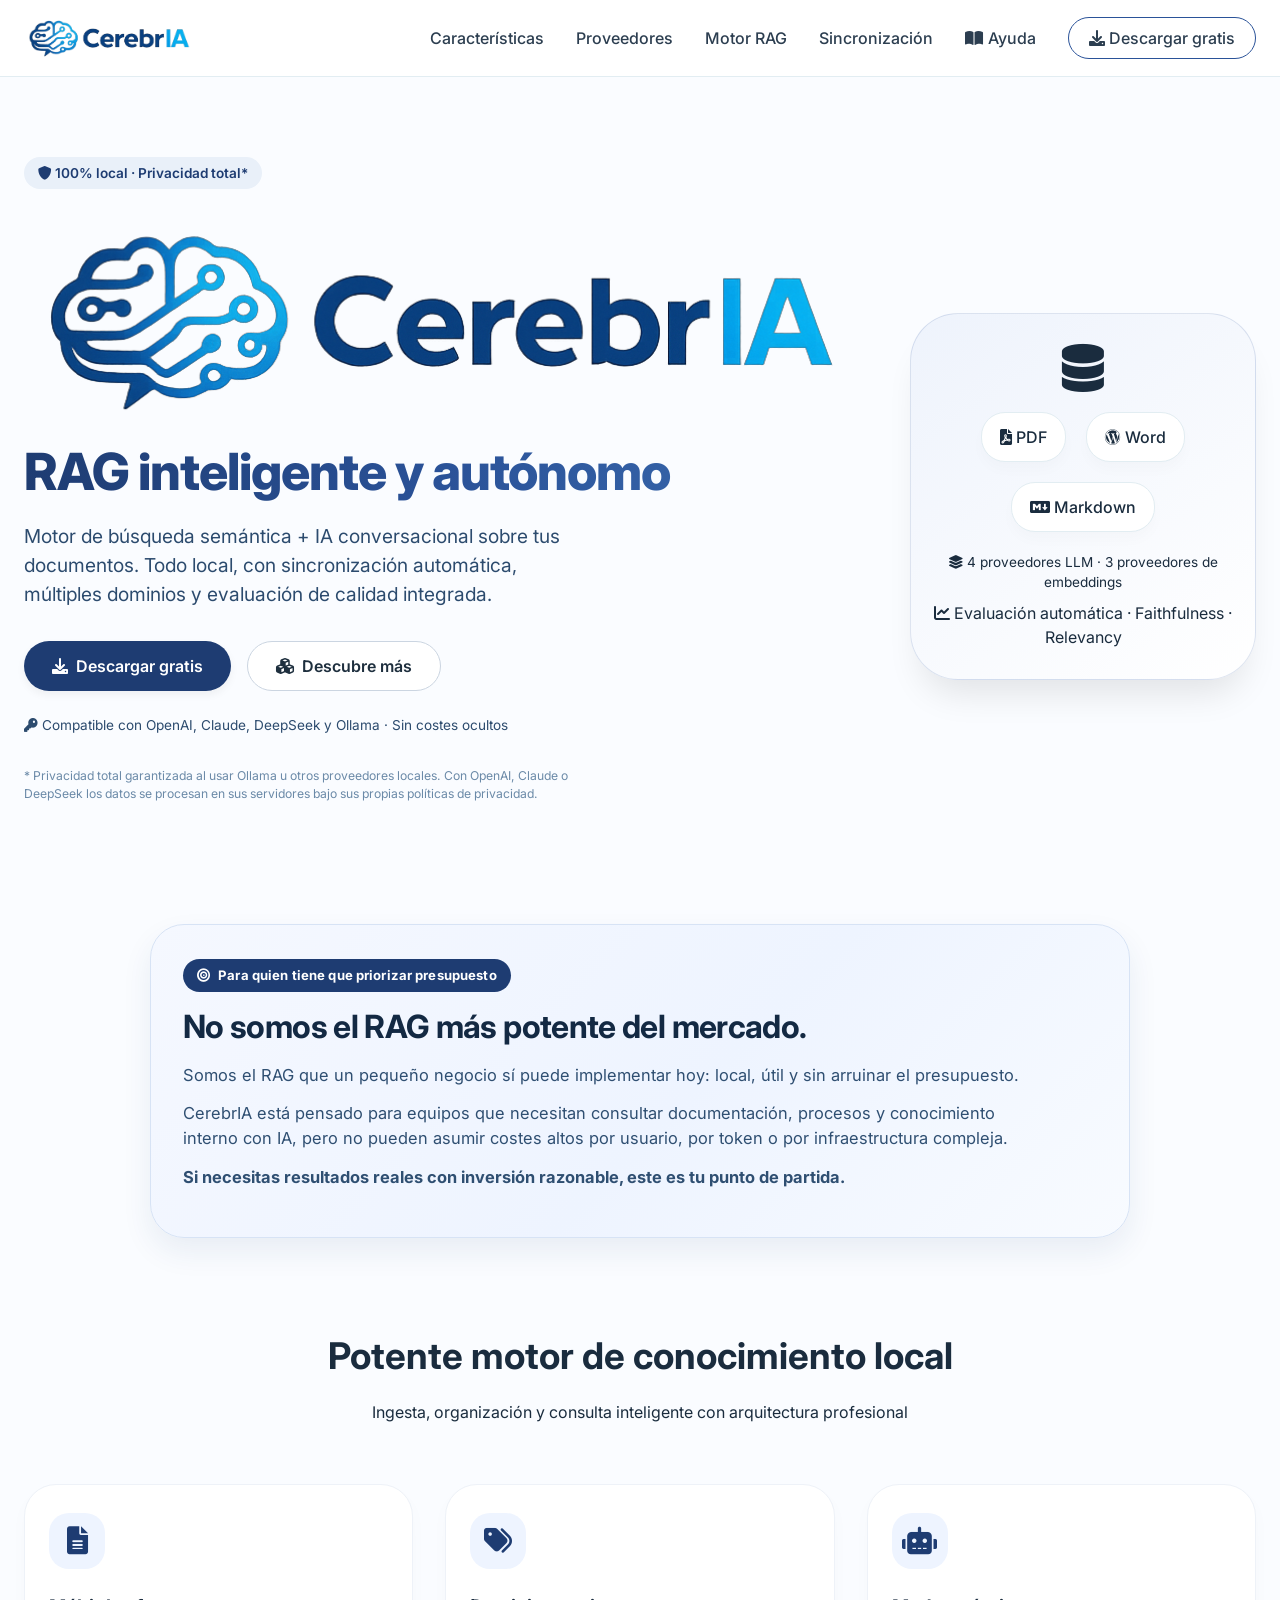
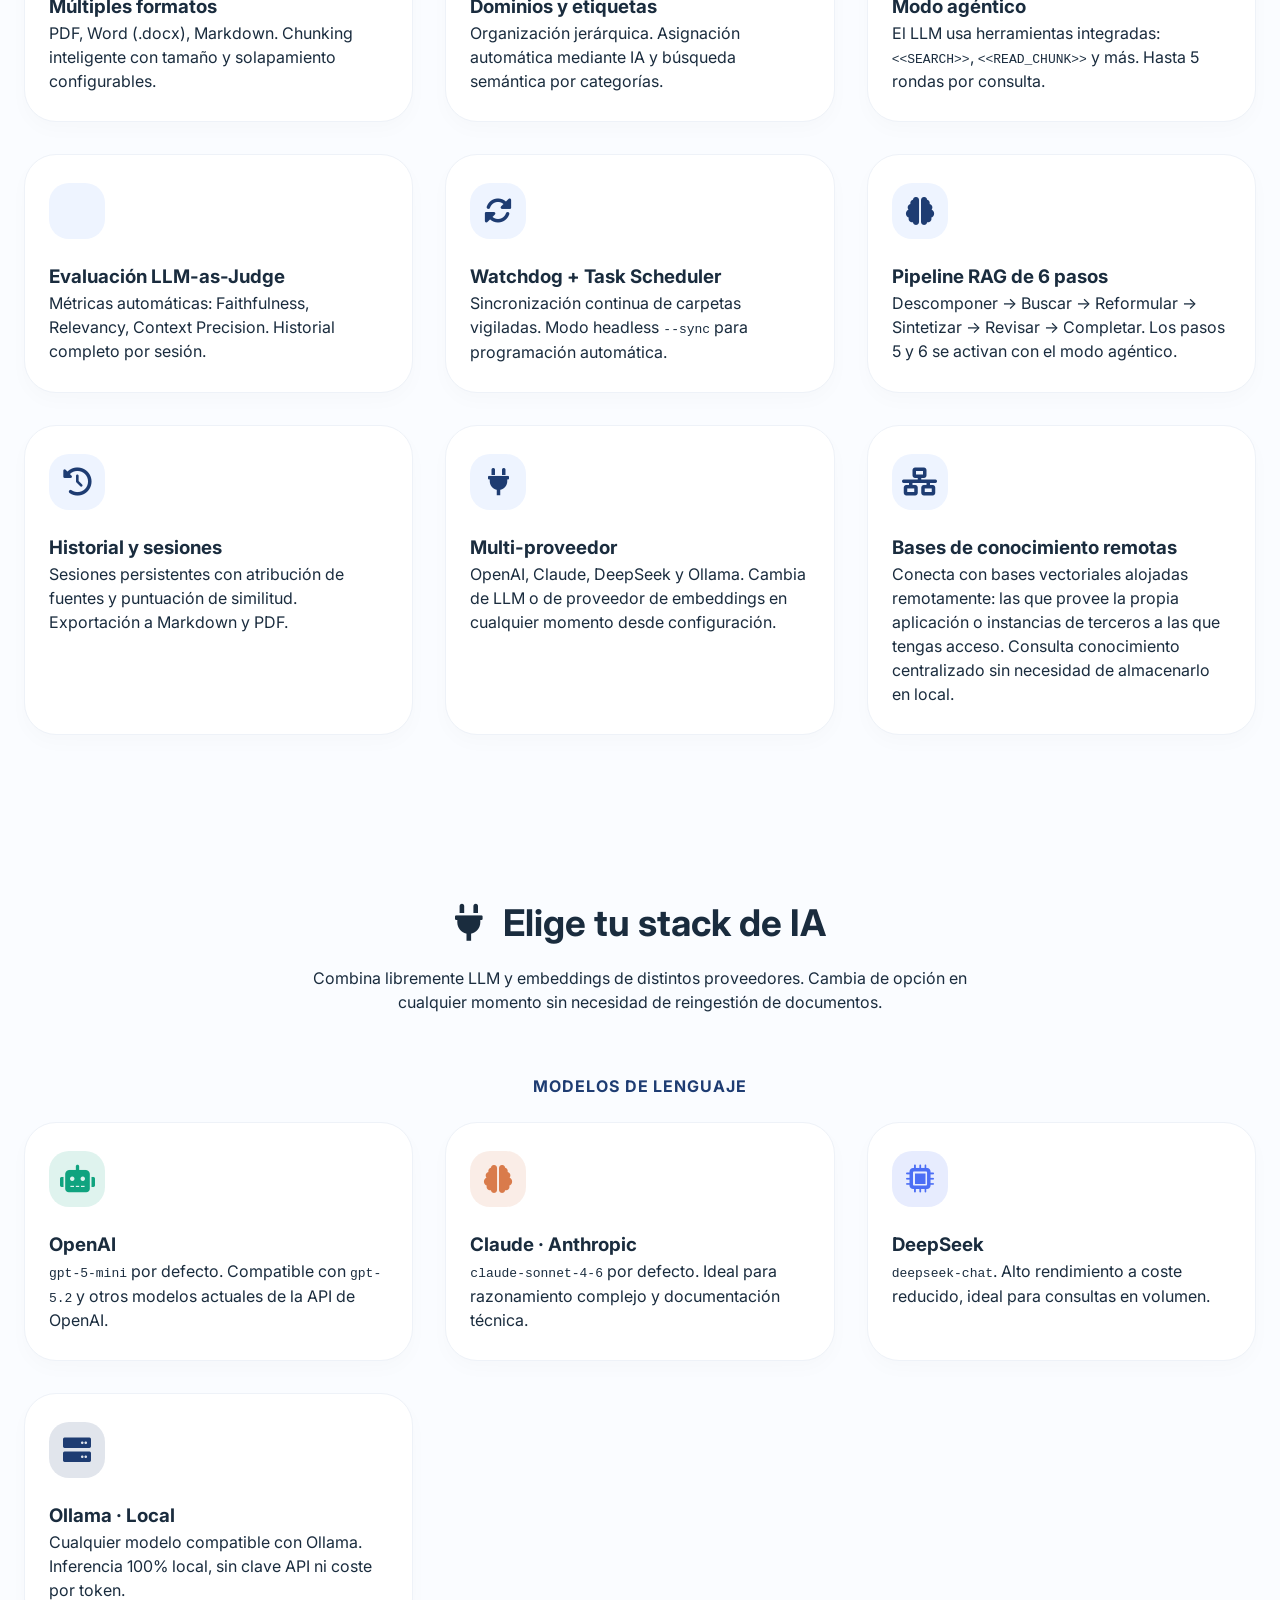
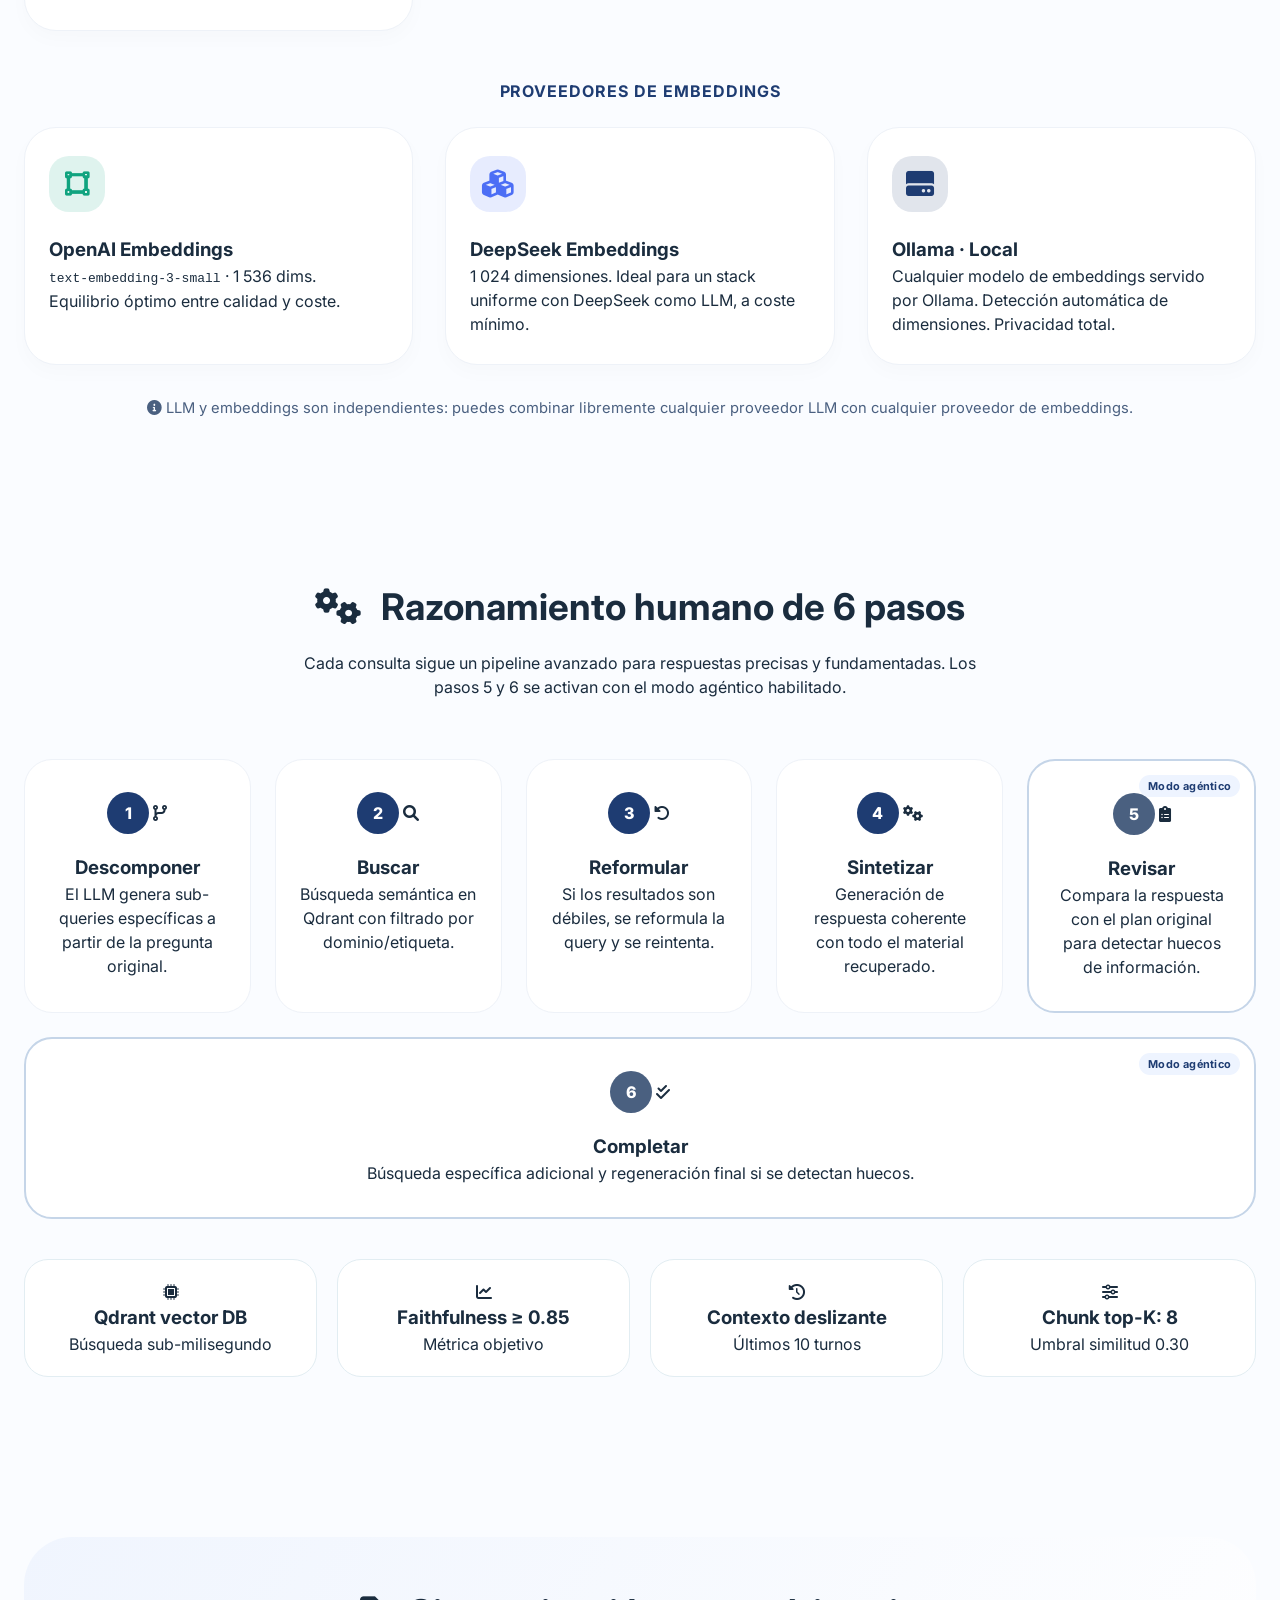
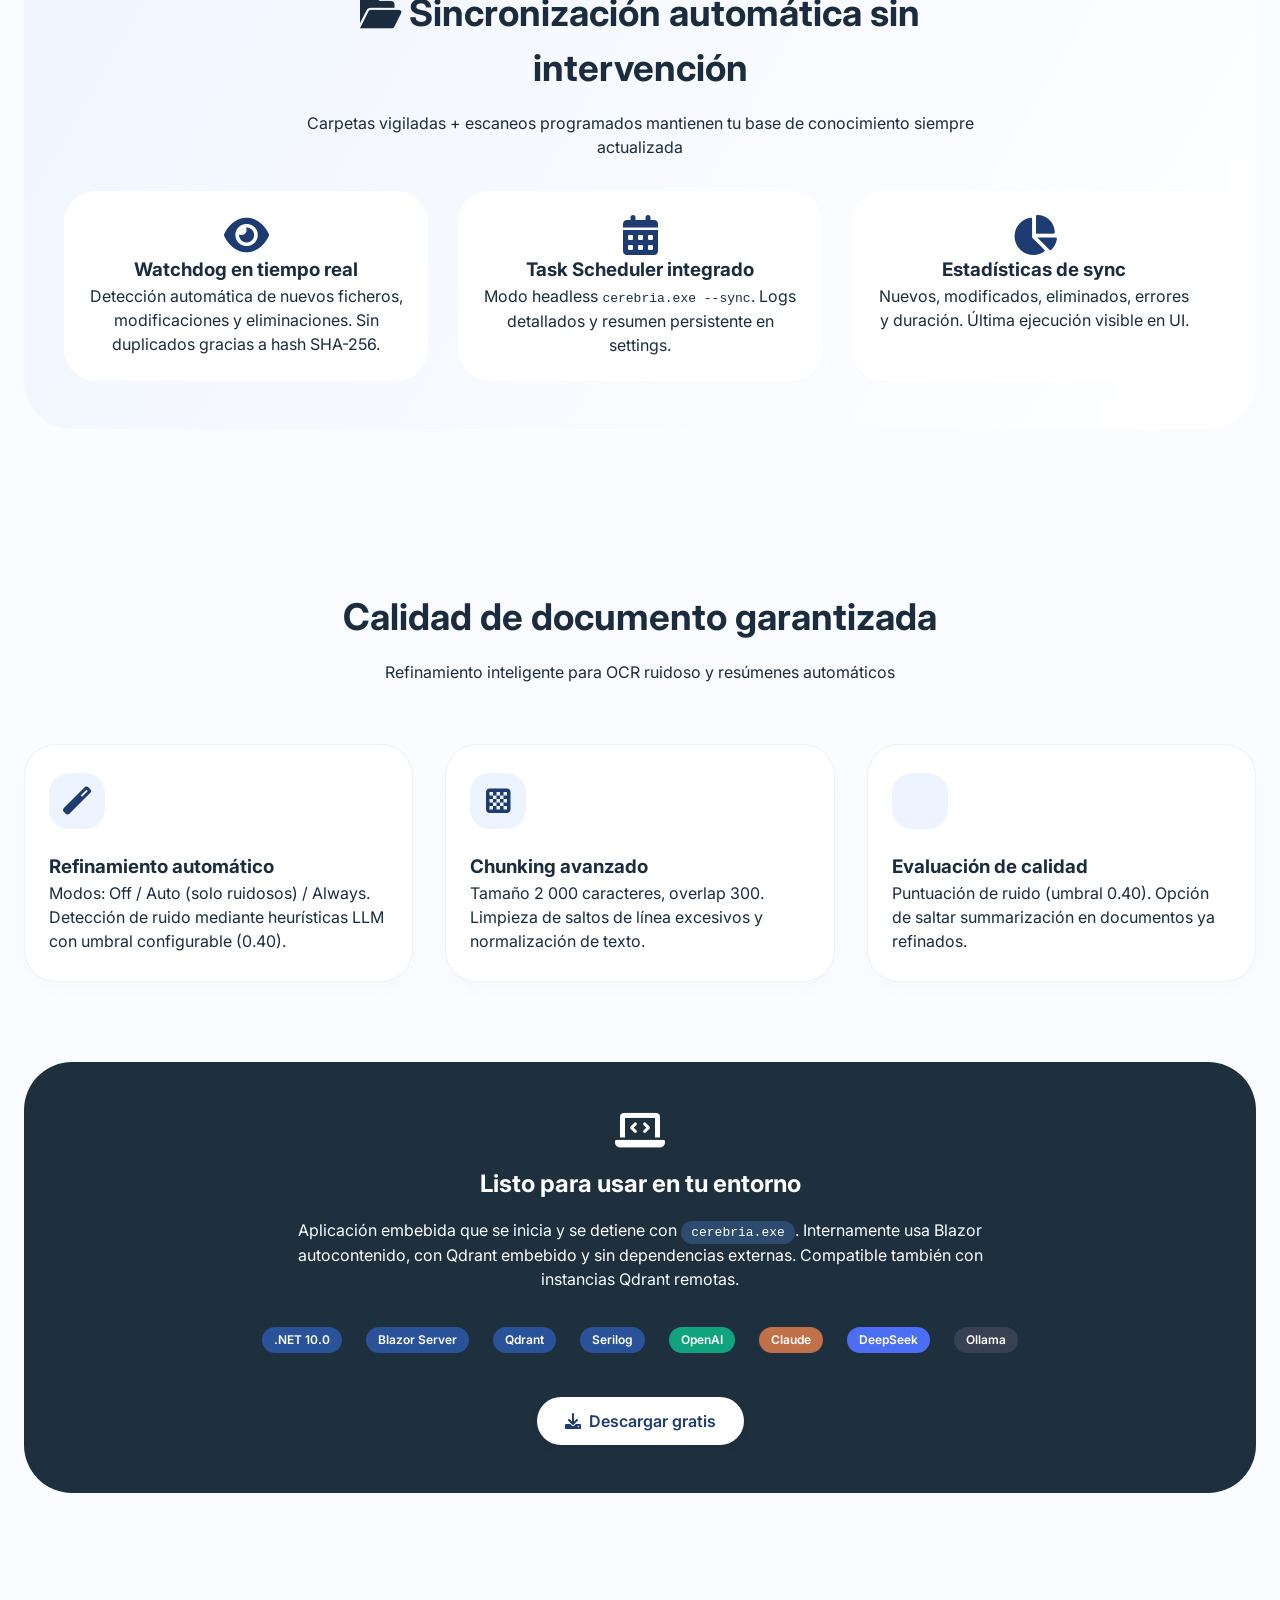
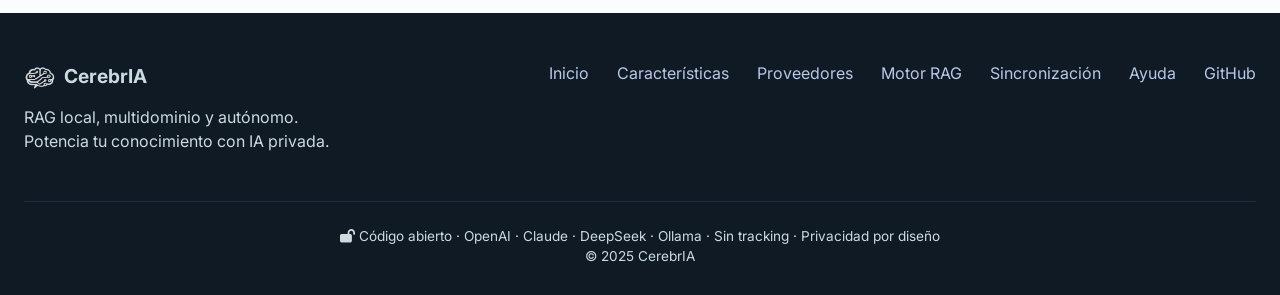
<file: index.html>
<!DOCTYPE html>
<html lang="es">
<head>
    <meta charset="UTF-8">
    <meta name="viewport" content="width=device-width, initial-scale=1.0, user-scalable=yes">
    <title>CerebrIA · RAG inteligente local y multidominio</title>
    <meta name="description" content="CerebrIA: Motor RAG local con soporte para OpenAI, Claude, DeepSeek y Ollama. Privacidad total, sincronización automática y razonamiento de 6 pasos para tus documentos.">
    <link rel="icon" type="image/x-icon" href="favicon.ico">

    <!-- Google Fonts -->
    <link href="https://fonts.googleapis.com/css2?family=Inter:opsz,wght@14..32,300;400;500;600;700;800&display=swap" rel="stylesheet">

    <!-- Font Awesome -->
    <link rel="stylesheet" href="https://cdnjs.cloudflare.com/ajax/libs/font-awesome/6.0.0-beta3/css/all.min.css">

    <!-- Custom CSS -->
    <link rel="stylesheet" href="style.css">
</head>
<body>

<nav class="navbar">
    <div class="container nav-flex">
        <a href="#" class="logo">
            <img src="cerebria_logo_full.png" alt="CerebrIA">
        </a>
        <div class="nav-links">
            <a href="#features">Características</a>
            <a href="#providers">Proveedores</a>
            <a href="#ragengine">Motor RAG</a>
            <a href="#syncwatch">Sincronización</a>
            <a href="ayuda.html"><i class="fas fa-book-open" style="margin-right:5px;"></i>Ayuda</a>
            <a href="#" class="btn-outline-light" id="fakeDownloadBtn"><i class="fas fa-download"></i> Descargar gratis</a>
        </div>
    </div>
</nav>

<main>
    <!-- Hero -->
    <section class="hero">
        <div class="container hero-grid">
            <div class="hero-content">
                <div class="hero-badge"><i class="fas fa-shield-alt"></i> 100% local · Privacidad total*</div>
                <h1><img src="cerebria_logo_full.png" alt="CerebrIA"><br>RAG inteligente y autónomo</h1>
                <p>Motor de búsqueda semántica + IA conversacional sobre tus documentos. Todo local, con sincronización automática, múltiples dominios y evaluación de calidad integrada.</p>
                <div class="hero-buttons">
                    <a href="#" class="btn-primary" id="primaryAction"><i class="fas fa-download"></i> Descargar gratis</a>
                    <a href="#features" class="btn-secondary"><i class="fas fa-cubes"></i> Descubre más</a>
                </div>
                <p style="margin-top: 24px; font-size: 0.85rem;"><i class="fas fa-key"></i> Compatible con OpenAI, Claude, DeepSeek y Ollama · Sin costes ocultos</p>
                <p style="margin-top: 10px; font-size: 0.76rem; color: #6b8aa8; line-height: 1.5;">* Privacidad total garantizada al usar Ollama u otros proveedores locales. Con OpenAI, Claude o DeepSeek los datos se procesan en sus servidores bajo sus propias políticas de privacidad.</p>
            </div>
            <div class="hero-visual">
                <i class="fas fa-database" style="font-size: 3rem;"></i>
                <div class="visual-grid">
                    <div class="visual-card"><i class="fas fa-file-pdf"></i> PDF</div>
                    <div class="visual-card"><i class="fab fa-wordpress"></i> Word</div>
                    <div class="visual-card"><i class="fab fa-markdown"></i> Markdown</div>
                </div>
                <p style="margin-top: 20px; font-size: 0.85rem;"><i class="fas fa-layer-group"></i> 4 proveedores LLM · 3 proveedores de embeddings</p>
                <p style="margin-top: 8px;"><i class="fas fa-chart-line"></i> Evaluación automática · Faithfulness · Relevancy</p>
            </div>
        </div>
    </section>

    <!-- Nota de posicionamiento -->
    <section class="section target-note-section">
        <div class="container">
            <div class="target-note-card">
                <div class="target-note-chip"><i class="fas fa-bullseye"></i> Para quien tiene que priorizar presupuesto</div>
                <h2>No somos el RAG más potente del mercado.</h2>
                <p>Somos el RAG que un pequeño negocio sí puede implementar hoy: local, útil y sin arruinar el presupuesto.</p>
                <p>CerebrIA está pensado para equipos que necesitan consultar documentación, procesos y conocimiento interno con IA, pero no pueden asumir costes altos por usuario, por token o por infraestructura compleja.</p>
                <p class="target-note-strong">Si necesitas resultados reales con inversión razonable, este es tu punto de partida.</p>
            </div>
        </div>
    </section>

    <!-- Características principales -->
    <section id="features" class="section">
        <div class="container">
            <div class="section-header">
                <h2>Potente motor de conocimiento local</h2>
                <p>Ingesta, organización y consulta inteligente con arquitectura profesional</p>
            </div>
            <div class="features-grid">
                <div class="feature-card">
                    <div class="feature-icon"><i class="fas fa-file-alt"></i></div>
                    <h3>Múltiples formatos</h3>
                    <p>PDF, Word (.docx), Markdown. Chunking inteligente con tamaño y solapamiento configurables.</p>
                </div>
                <div class="feature-card">
                    <div class="feature-icon"><i class="fas fa-tags"></i></div>
                    <h3>Dominios y etiquetas</h3>
                    <p>Organización jerárquica. Asignación automática mediante IA y búsqueda semántica por categorías.</p>
                </div>
                <div class="feature-card">
                    <div class="feature-icon"><i class="fas fa-robot"></i></div>
                    <h3>Modo agéntico</h3>
                    <p>El LLM usa herramientas integradas: <code>&lt;&lt;SEARCH&gt;&gt;</code>, <code>&lt;&lt;READ_CHUNK&gt;&gt;</code> y más. Hasta 5 rondas por consulta.</p>
                </div>
                <div class="feature-card">
                    <div class="feature-icon"><i class="fas fa-chart-simple"></i></div>
                    <h3>Evaluación LLM-as-Judge</h3>
                    <p>Métricas automáticas: Faithfulness, Relevancy, Context Precision. Historial completo por sesión.</p>
                </div>
                <div class="feature-card">
                    <div class="feature-icon"><i class="fas fa-sync-alt"></i></div>
                    <h3>Watchdog + Task Scheduler</h3>
                    <p>Sincronización continua de carpetas vigiladas. Modo headless <code>--sync</code> para programación automática.</p>
                </div>
                <div class="feature-card">
                    <div class="feature-icon"><i class="fas fa-brain"></i></div>
                    <h3>Pipeline RAG de 6 pasos</h3>
                    <p>Descomponer → Buscar → Reformular → Sintetizar → Revisar → Completar. Los pasos 5 y 6 se activan con el modo agéntico.</p>
                </div>
                <div class="feature-card">
                    <div class="feature-icon"><i class="fas fa-history"></i></div>
                    <h3>Historial y sesiones</h3>
                    <p>Sesiones persistentes con atribución de fuentes y puntuación de similitud. Exportación a Markdown y PDF.</p>
                </div>
                <div class="feature-card">
                    <div class="feature-icon"><i class="fas fa-plug"></i></div>
                    <h3>Multi-proveedor</h3>
                    <p>OpenAI, Claude, DeepSeek y Ollama. Cambia de LLM o de proveedor de embeddings en cualquier momento desde configuración.</p>
                </div>
                <div class="feature-card">
                    <div class="feature-icon"><i class="fas fa-network-wired"></i></div>
                    <h3>Bases de conocimiento remotas</h3>
                    <p>Conecta con bases vectoriales alojadas remotamente: las que provee la propia aplicación o instancias de terceros a las que tengas acceso. Consulta conocimiento centralizado sin necesidad de almacenarlo en local.</p>
                </div>
            </div>
        </div>
    </section>

    <!-- Proveedores -->
    <section id="providers" class="section">
        <div class="container">
            <div class="section-header">
                <h2><i class="fas fa-plug" style="margin-right: 12px;"></i> Elige tu stack de IA</h2>
                <p>Combina libremente LLM y embeddings de distintos proveedores. Cambia de opción en cualquier momento sin necesidad de reingestión de documentos.</p>
            </div>

            <h3 class="providers-subtitle">Modelos de lenguaje</h3>
            <div class="features-grid">
                <div class="feature-card">
                    <div class="feature-icon" style="background:#10a37f22; color:#10a37f;"><i class="fas fa-robot"></i></div>
                    <h3>OpenAI</h3>
                    <p><code>gpt-5-mini</code> por defecto. Compatible con <code>gpt-5.2</code> y otros modelos actuales de la API de OpenAI.</p>
                </div>
                <div class="feature-card">
                    <div class="feature-icon" style="background:#d97b4b22; color:#d97b4b;"><i class="fas fa-brain"></i></div>
                    <h3>Claude · Anthropic</h3>
                    <p><code>claude-sonnet-4-6</code> por defecto. Ideal para razonamiento complejo y documentación técnica.</p>
                </div>
                <div class="feature-card">
                    <div class="feature-icon" style="background:#4c6ef522; color:#4c6ef5;"><i class="fas fa-microchip"></i></div>
                    <h3>DeepSeek</h3>
                    <p><code>deepseek-chat</code>. Alto rendimiento a coste reducido, ideal para consultas en volumen.</p>
                </div>
                <div class="feature-card">
                    <div class="feature-icon" style="background:#1E3C7222; color:#1E3C72;"><i class="fas fa-server"></i></div>
                    <h3>Ollama · Local</h3>
                    <p>Cualquier modelo compatible con Ollama. Inferencia 100% local, sin clave API ni coste por token.</p>
                </div>
            </div>

            <h3 class="providers-subtitle" style="margin-top: 48px;">Proveedores de embeddings</h3>
            <div class="features-grid">
                <div class="feature-card">
                    <div class="feature-icon" style="background:#10a37f22; color:#10a37f;"><i class="fas fa-vector-square"></i></div>
                    <h3>OpenAI Embeddings</h3>
                    <p><code>text-embedding-3-small</code> · 1 536 dims. Equilibrio óptimo entre calidad y coste.</p>
                </div>
                <div class="feature-card">
                    <div class="feature-icon" style="background:#4c6ef522; color:#4c6ef5;"><i class="fas fa-cubes"></i></div>
                    <h3>DeepSeek Embeddings</h3>
                    <p>1 024 dimensiones. Ideal para un stack uniforme con DeepSeek como LLM, a coste mínimo.</p>
                </div>
                <div class="feature-card">
                    <div class="feature-icon" style="background:#1E3C7222; color:#1E3C72;"><i class="fas fa-hdd"></i></div>
                    <h3>Ollama · Local</h3>
                    <p>Cualquier modelo de embeddings servido por Ollama. Detección automática de dimensiones. Privacidad total.</p>
                </div>
            </div>

            <p style="text-align:center; margin-top:32px; color:#4a6080; font-size:0.92rem;">
                <i class="fas fa-info-circle"></i> LLM y embeddings son independientes: puedes combinar libremente cualquier proveedor LLM con cualquier proveedor de embeddings.
            </p>
        </div>
    </section>

    <!-- Motor RAG detallado -->
    <section id="ragengine" class="section">
        <div class="container">
            <div class="section-header">
                <h2><i class="fas fa-cogs" style="margin-right: 12px;"></i> Razonamiento humano de 6 pasos</h2>
                <p>Cada consulta sigue un pipeline avanzado para respuestas precisas y fundamentadas. Los pasos 5 y 6 se activan con el modo agéntico habilitado.</p>
            </div>
            <div class="steps">
                <div class="step-item">
                    <div class="step-number">1</div>
                    <i class="fas fa-code-branch"></i>
                    <h3>Descomponer</h3>
                    <p>El LLM genera sub-queries específicas a partir de la pregunta original.</p>
                </div>
                <div class="step-item">
                    <div class="step-number">2</div>
                    <i class="fas fa-search"></i>
                    <h3>Buscar</h3>
                    <p>Búsqueda semántica en Qdrant con filtrado por dominio/etiqueta.</p>
                </div>
                <div class="step-item">
                    <div class="step-number">3</div>
                    <i class="fas fa-undo-alt"></i>
                    <h3>Reformular</h3>
                    <p>Si los resultados son débiles, se reformula la query y se reintenta.</p>
                </div>
                <div class="step-item">
                    <div class="step-number">4</div>
                    <i class="fas fa-cogs"></i>
                    <h3>Sintetizar</h3>
                    <p>Generación de respuesta coherente con todo el material recuperado.</p>
                </div>
                <div class="step-item step-item--agent">
                    <div class="step-number step-number--agent">5</div>
                    <span class="step-agent-badge">Modo agéntico</span>
                    <i class="fas fa-clipboard-list"></i>
                    <h3>Revisar</h3>
                    <p>Compara la respuesta con el plan original para detectar huecos de información.</p>
                </div>
                <div class="step-item step-item--agent">
                    <div class="step-number step-number--agent">6</div>
                    <span class="step-agent-badge">Modo agéntico</span>
                    <i class="fas fa-check-double"></i>
                    <h3>Completar</h3>
                    <p>Búsqueda específica adicional y regeneración final si se detectan huecos.</p>
                </div>
            </div>
            <div class="metrics-grid">
                <div class="metric-card"><i class="fas fa-microchip"></i><h3>Qdrant vector DB</h3><p>Búsqueda sub-milisegundo</p></div>
                <div class="metric-card"><i class="fas fa-chart-line"></i><h3>Faithfulness ≥ 0.85</h3><p>Métrica objetivo</p></div>
                <div class="metric-card"><i class="fas fa-history"></i><h3>Contexto deslizante</h3><p>Últimos 10 turnos</p></div>
                <div class="metric-card"><i class="fas fa-sliders-h"></i><h3>Chunk top-K: 8</h3><p>Umbral similitud 0.30</p></div>
            </div>
        </div>
    </section>

    <!-- Sincronización y watchdog -->
    <section id="syncwatch" class="section">
        <div class="container">
            <div class="dual-mode" style="background: linear-gradient(120deg, #f0f5fe, #ffffff); border-radius: 48px; padding: 48px 40px;">
                <div class="section-header" style="margin-bottom: 32px;">
                    <h2><i class="fas fa-folder-open"></i> Sincronización automática sin intervención</h2>
                    <p>Carpetas vigiladas + escaneos programados mantienen tu base de conocimiento siempre actualizada</p>
                </div>
                <div style="display: flex; flex-wrap: wrap; gap: 30px; justify-content: center;">
                    <div style="flex:1; min-width: 240px; background: white; border-radius: 32px; padding: 24px; text-align: center;">
                        <i class="fas fa-eye" style="font-size: 2.5rem; color:#1E3C72;"></i>
                        <h3>Watchdog en tiempo real</h3>
                        <p>Detección automática de nuevos ficheros, modificaciones y eliminaciones. Sin duplicados gracias a hash SHA-256.</p>
                    </div>
                    <div style="flex:1; min-width: 240px; background: white; border-radius: 32px; padding: 24px; text-align: center;">
                        <i class="fas fa-calendar-alt" style="font-size: 2.5rem; color:#1E3C72;"></i>
                        <h3>Task Scheduler integrado</h3>
                        <p>Modo headless <code>cerebria.exe --sync</code>. Logs detallados y resumen persistente en settings.</p>
                    </div>
                    <div style="flex:1; min-width: 240px; background: white; border-radius: 32px; padding: 24px; text-align: center;">
                        <i class="fas fa-chart-pie" style="font-size: 2.5rem; color:#1E3C72;"></i>
                        <h3>Estadísticas de sync</h3>
                        <p>Nuevos, modificados, eliminados, errores y duración. Última ejecución visible en UI.</p>
                    </div>
                </div>
            </div>
        </div>
    </section>

    <!-- Refinamiento y calidad -->
    <section class="section">
        <div class="container">
            <div class="section-header">
                <h2>Calidad de documento garantizada</h2>
                <p>Refinamiento inteligente para OCR ruidoso y resúmenes automáticos</p>
            </div>
            <div class="features-grid">
                <div class="feature-card">
                    <div class="feature-icon"><i class="fas fa-magic"></i></div>
                    <h3>Refinamiento automático</h3>
                    <p>Modos: Off / Auto (solo ruidosos) / Always. Detección de ruido mediante heurísticas LLM con umbral configurable (0.40).</p>
                </div>
                <div class="feature-card">
                    <div class="feature-icon"><i class="fas fa-chess-board"></i></div>
                    <h3>Chunking avanzado</h3>
                    <p>Tamaño 2 000 caracteres, overlap 300. Limpieza de saltos de línea excesivos y normalización de texto.</p>
                </div>
                <div class="feature-card">
                    <div class="feature-icon"><i class="fas fa-chart-simple"></i></div>
                    <h3>Evaluación de calidad</h3>
                    <p>Puntuación de ruido (umbral 0.40). Opción de saltar summarización en documentos ya refinados.</p>
                </div>
            </div>
        </div>
    </section>

    <!-- Acceso y despliegue -->
    <section class="section" style="padding-top: 0;">
        <div class="container">
            <div style="background: #1E2F3E; border-radius: 48px; padding: 48px 32px; text-align: center; color: white;">
                <i class="fas fa-laptop-code" style="font-size: 2.5rem; margin-bottom: 16px;"></i>
                <h2 style="color: white; margin-bottom: 16px;">Listo para usar en tu entorno</h2>
                <p style="max-width: 700px; margin: 0 auto 32px auto;">Aplicación embebida que se inicia y se detiene con <code style="background: #2c4b6e; padding: 4px 10px; border-radius: 20px;">cerebria.exe</code>. Internamente usa Blazor autocontenido, con Qdrant embebido y sin dependencias externas. Compatible también con instancias Qdrant remotas.</p>
                <div style="display: flex; flex-wrap: wrap; gap: 16px; justify-content: center;">
                    <span class="tech-badge" style="background: #2A5298; color:white;">.NET 10.0</span>
                    <span class="tech-badge" style="background: #2A5298; color:white;">Blazor Server</span>
                    <span class="tech-badge" style="background: #2A5298; color:white;">Qdrant</span>
                    <span class="tech-badge" style="background: #2A5298; color:white;">Serilog</span>
                    <span class="tech-badge" style="background: #10a37f; color:white;">OpenAI</span>
                    <span class="tech-badge" style="background: #c0714a; color:white;">Claude</span>
                    <span class="tech-badge" style="background: #4c6ef5; color:white;">DeepSeek</span>
                    <span class="tech-badge" style="background: #374151; color:white;">Ollama</span>
                </div>
                <div style="margin-top: 40px;">
                    <a href="#" class="btn-primary" style="background: white; color:#1E3C72;" id="bottomDownload"><i class="fas fa-download"></i> Descargar gratis</a>
                </div>
            </div>
        </div>
    </section>
</main>

<footer>
    <div class="container">
        <div class="footer-flex">
            <div>
                <div style="display: flex; align-items: center; gap: 8px; margin-bottom: 12px;">
                    <img src="cerebria_logo_icon.png" alt="CerebrIA" style="height: 32px; width: auto; filter: brightness(0) invert(1) opacity(0.85);">
                    <span style="font-weight: 700; font-size: 1.2rem;">CerebrIA</span>
                </div>
                <p>RAG local, multidominio y autónomo.<br>Potencia tu conocimiento con IA privada.</p>
            </div>
            <div class="footer-links">
                <a href="#">Inicio</a>
                <a href="#features">Características</a>
                <a href="#providers">Proveedores</a>
                <a href="#ragengine">Motor RAG</a>
                <a href="#syncwatch">Sincronización</a>
                <a href="ayuda.html">Ayuda</a>
                <a href="#">GitHub</a>
            </div>
        </div>
        <div class="copyright">
            <i class="fas fa-lock-open"></i> Código abierto · OpenAI · Claude · DeepSeek · Ollama · Sin tracking · Privacidad por diseño<br>
            © 2025 CerebrIA
        </div>
    </div>
</footer>

<!-- Modal "Coming Soon" -->
<div class="modal-overlay" id="comingSoonModal">
    <div class="modal-content">
        <button class="modal-close" id="closeModal"><i class="fas fa-times"></i></button>
        <div class="modal-icon">
            <i class="fas fa-rocket"></i>
        </div>
        <h2>¡Casi listo!</h2>
        <p>Estamos ultimando los detalles para que disfrutes de la mejor experiencia RAG local. CerebrIA estará disponible muy pronto.</p>
        <button class="btn-primary btn-modal" id="acceptModal">¡Entendido, avisadme!</button>
    </div>
</div>

<script src="script.js" defer></script>
</body>
</html>
</file>
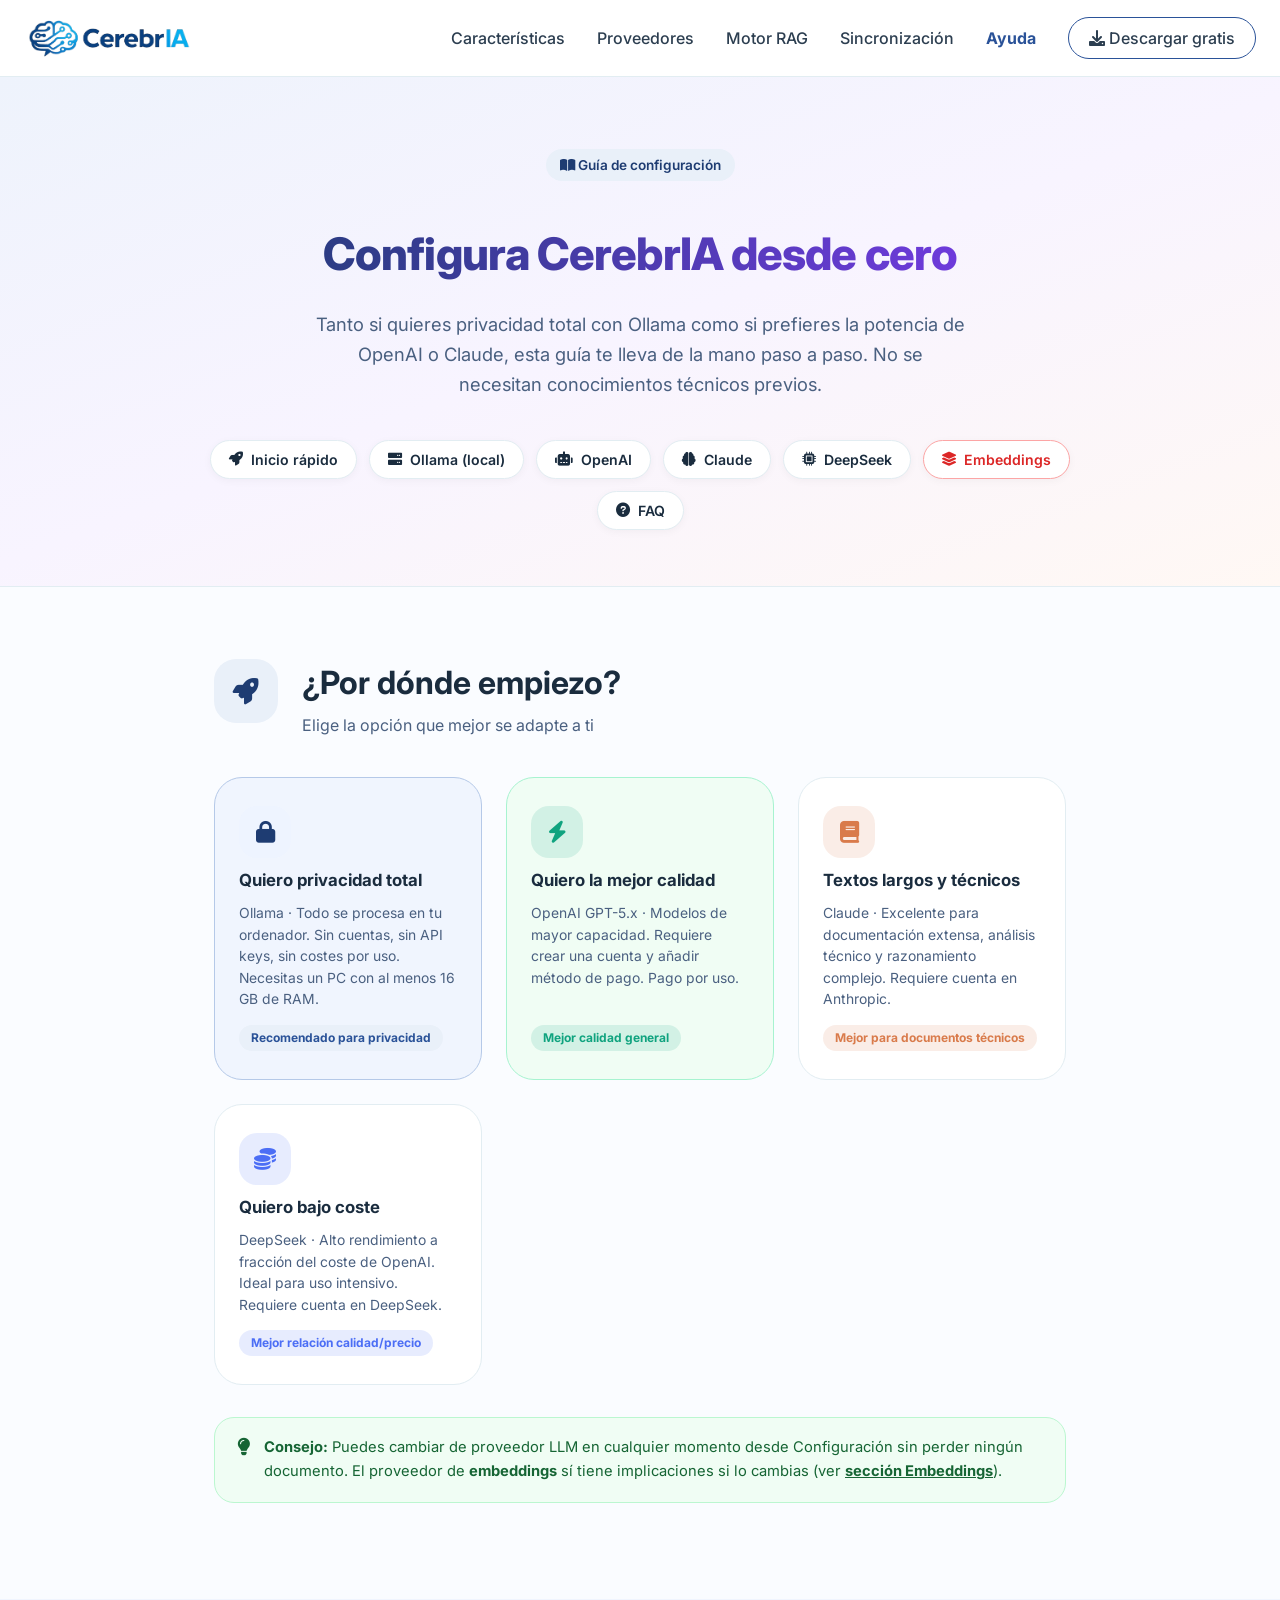
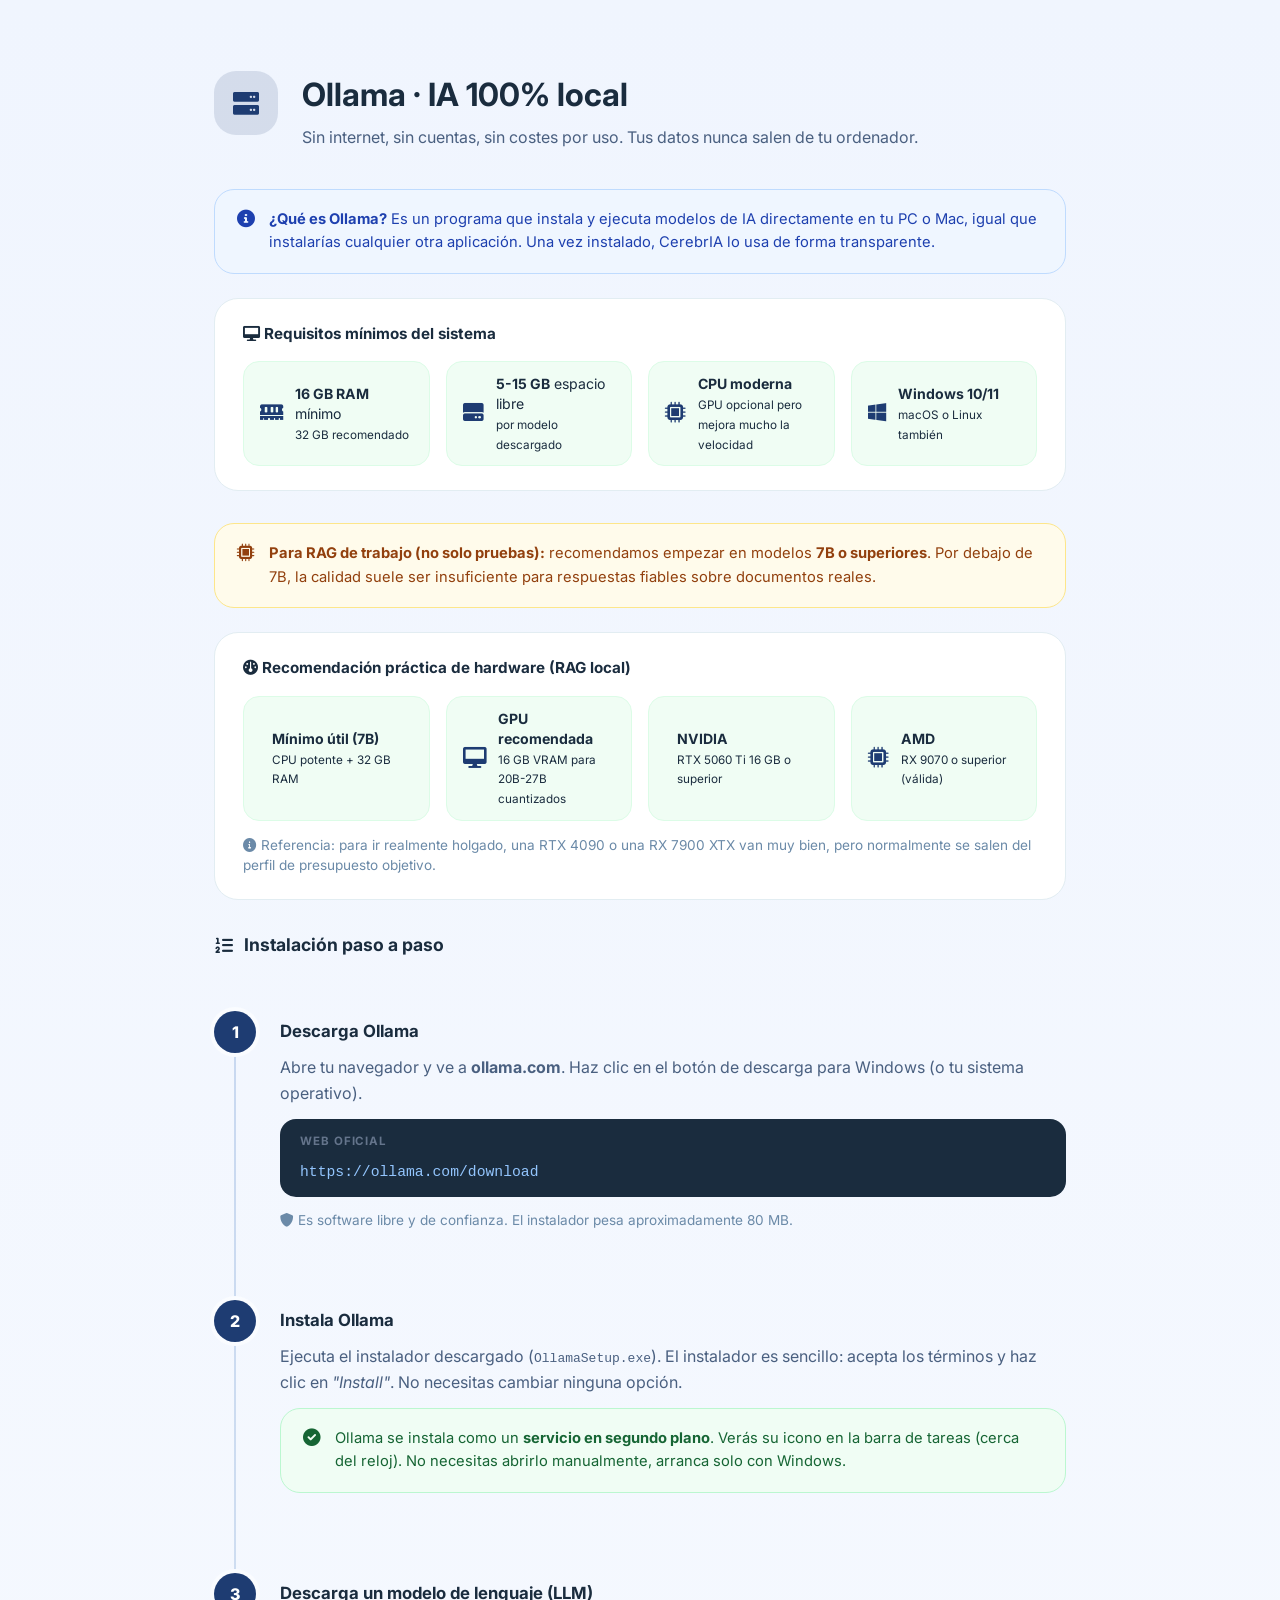
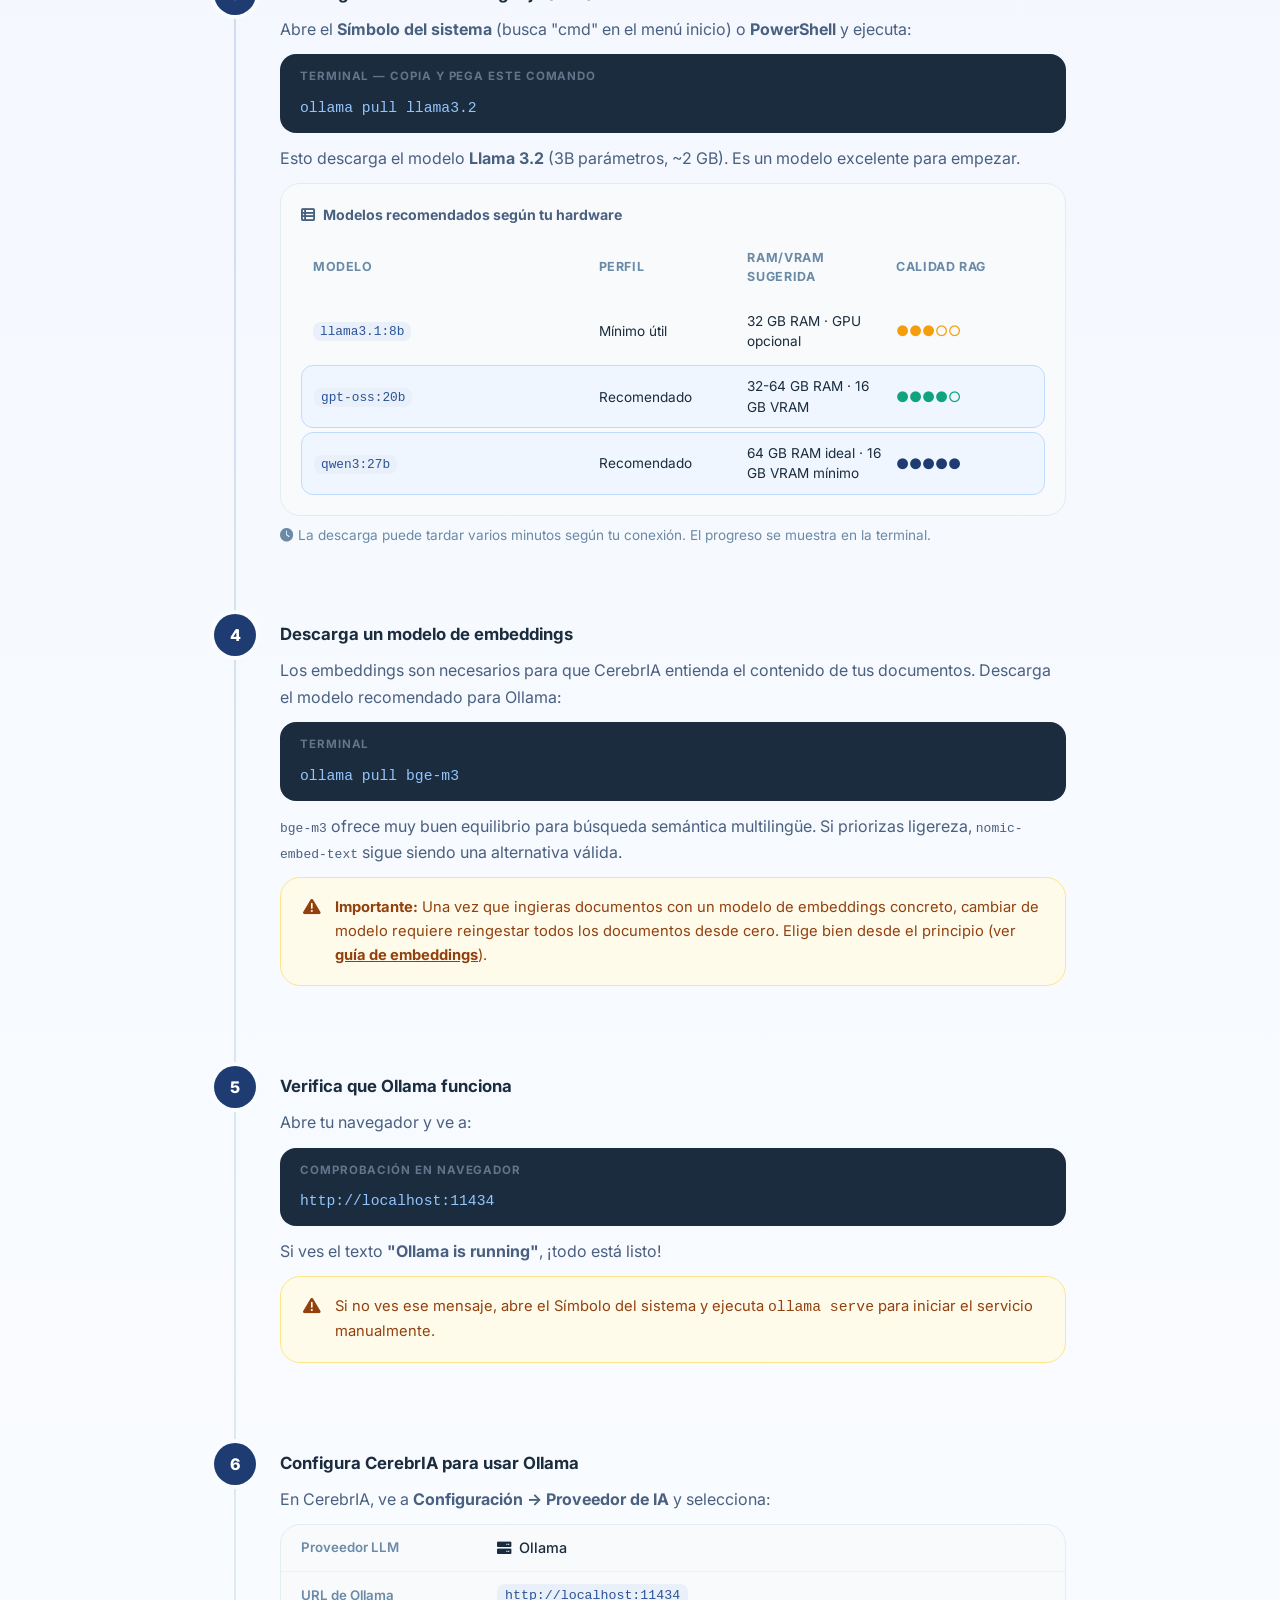
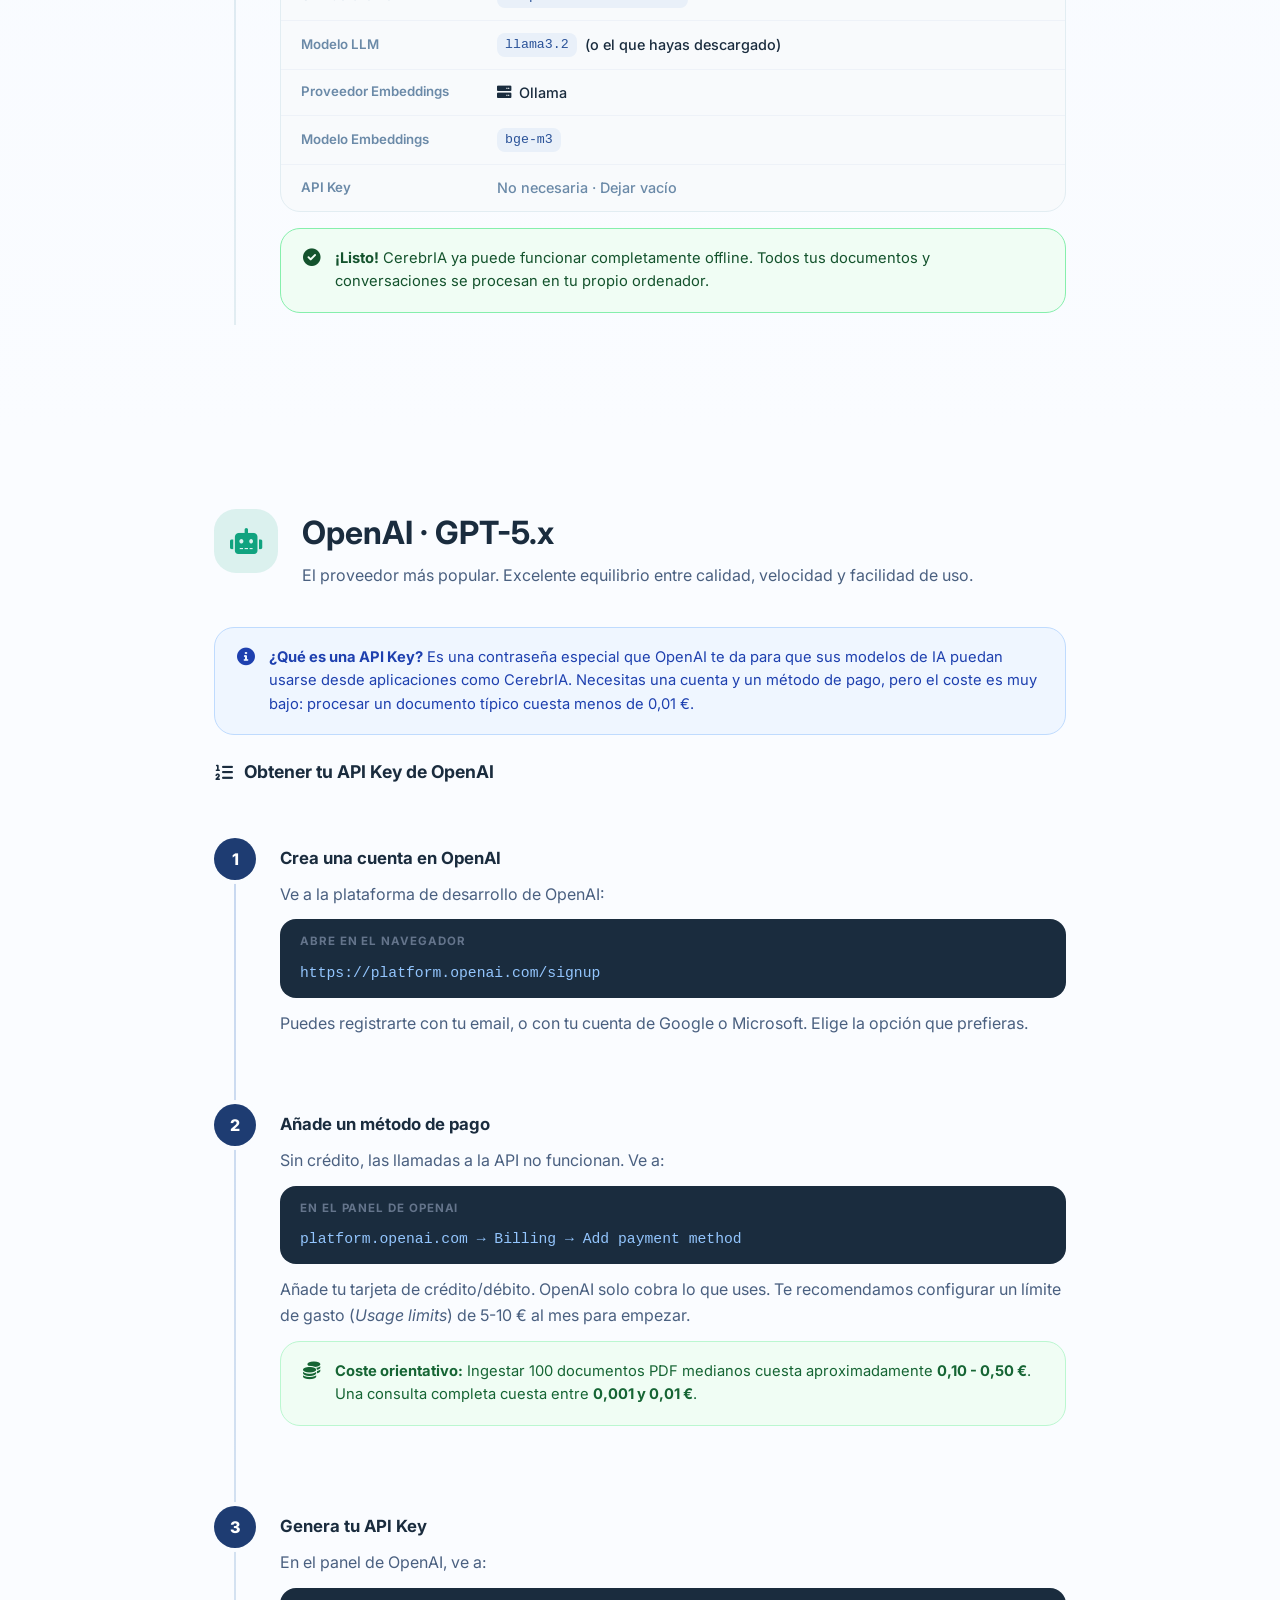
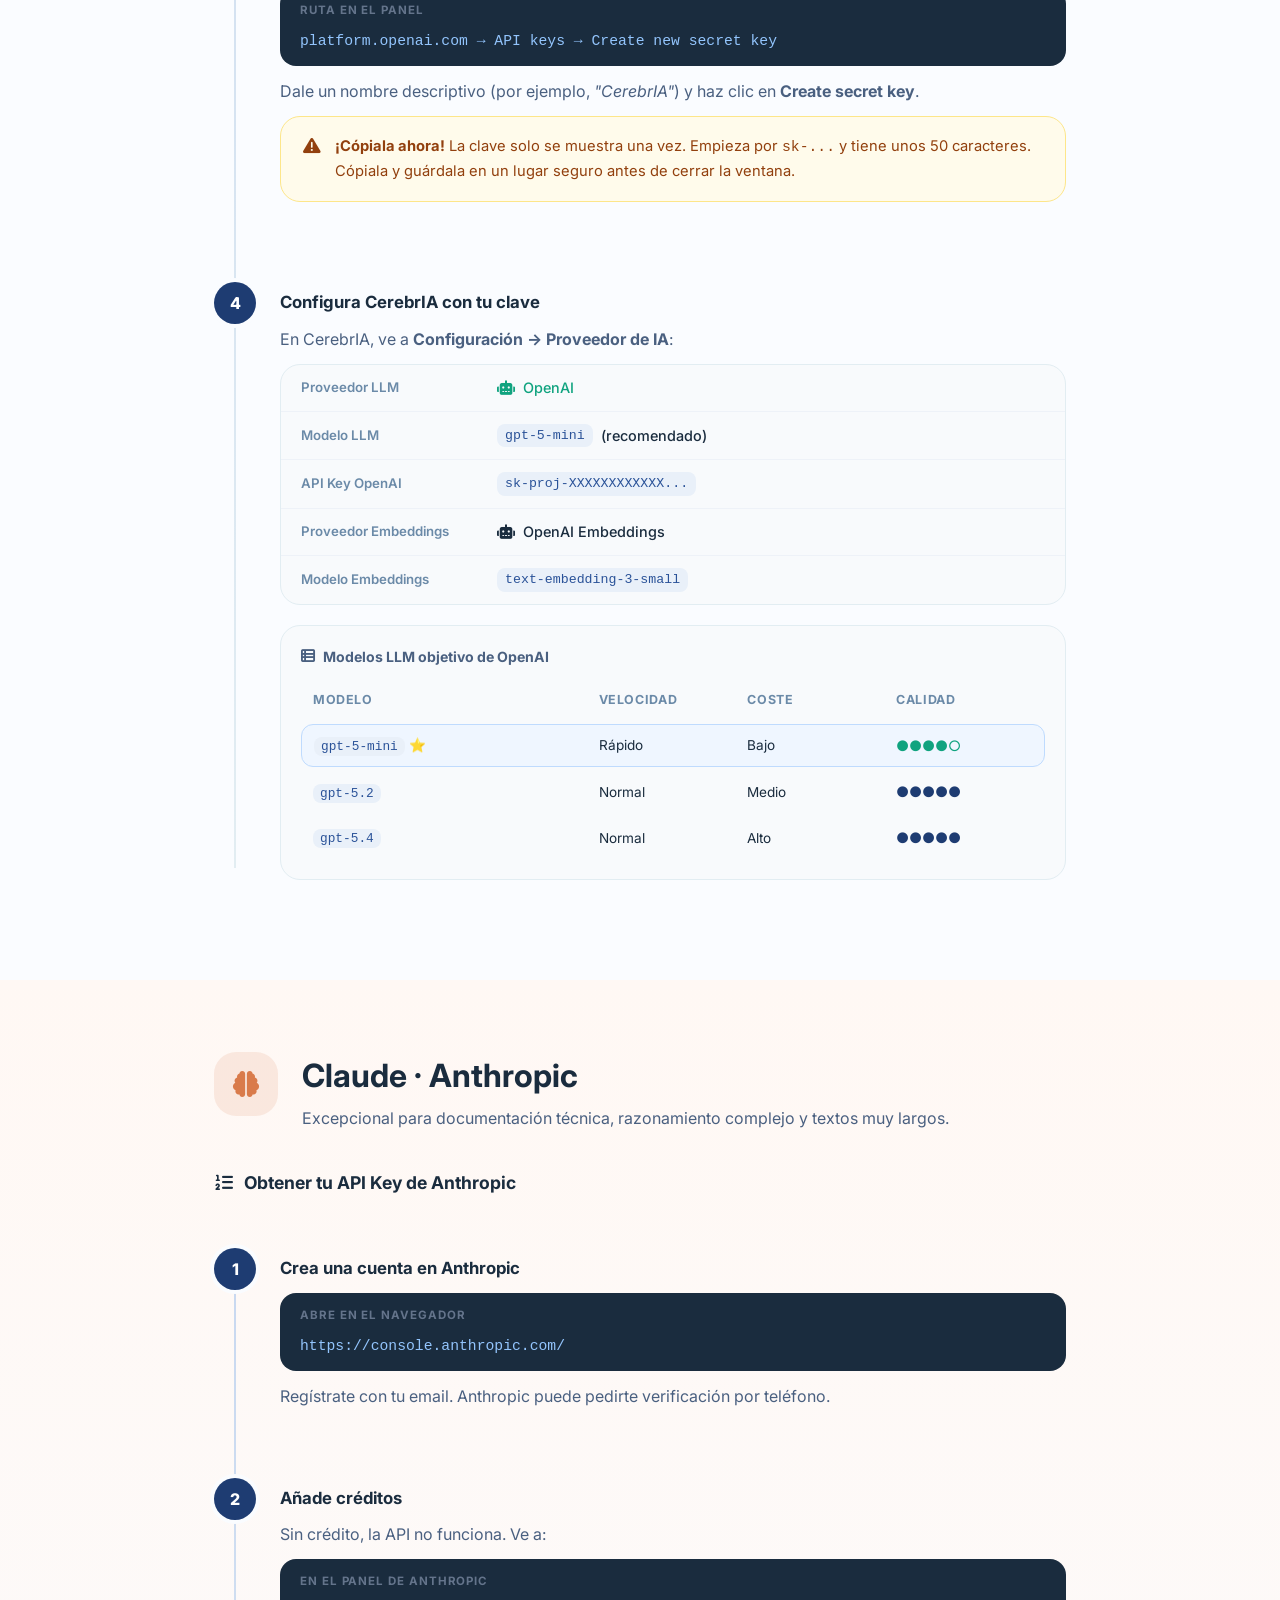
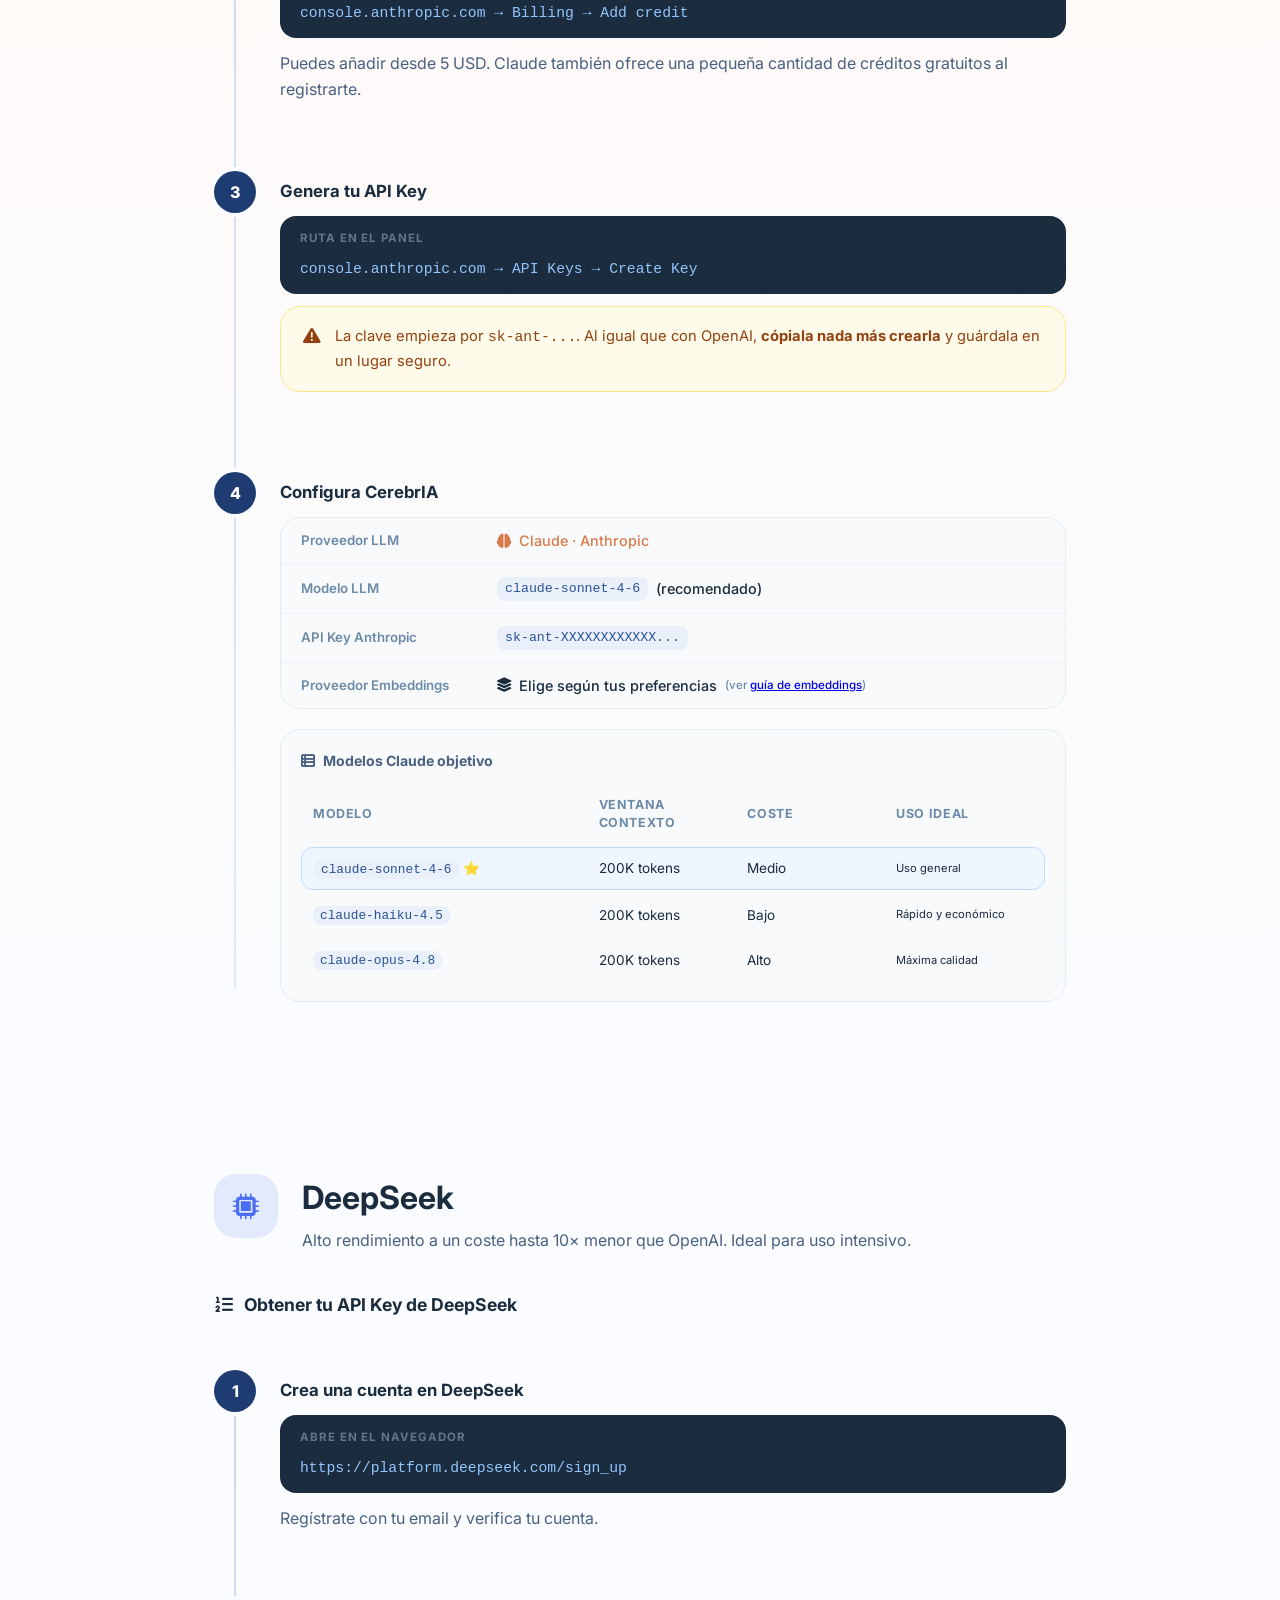
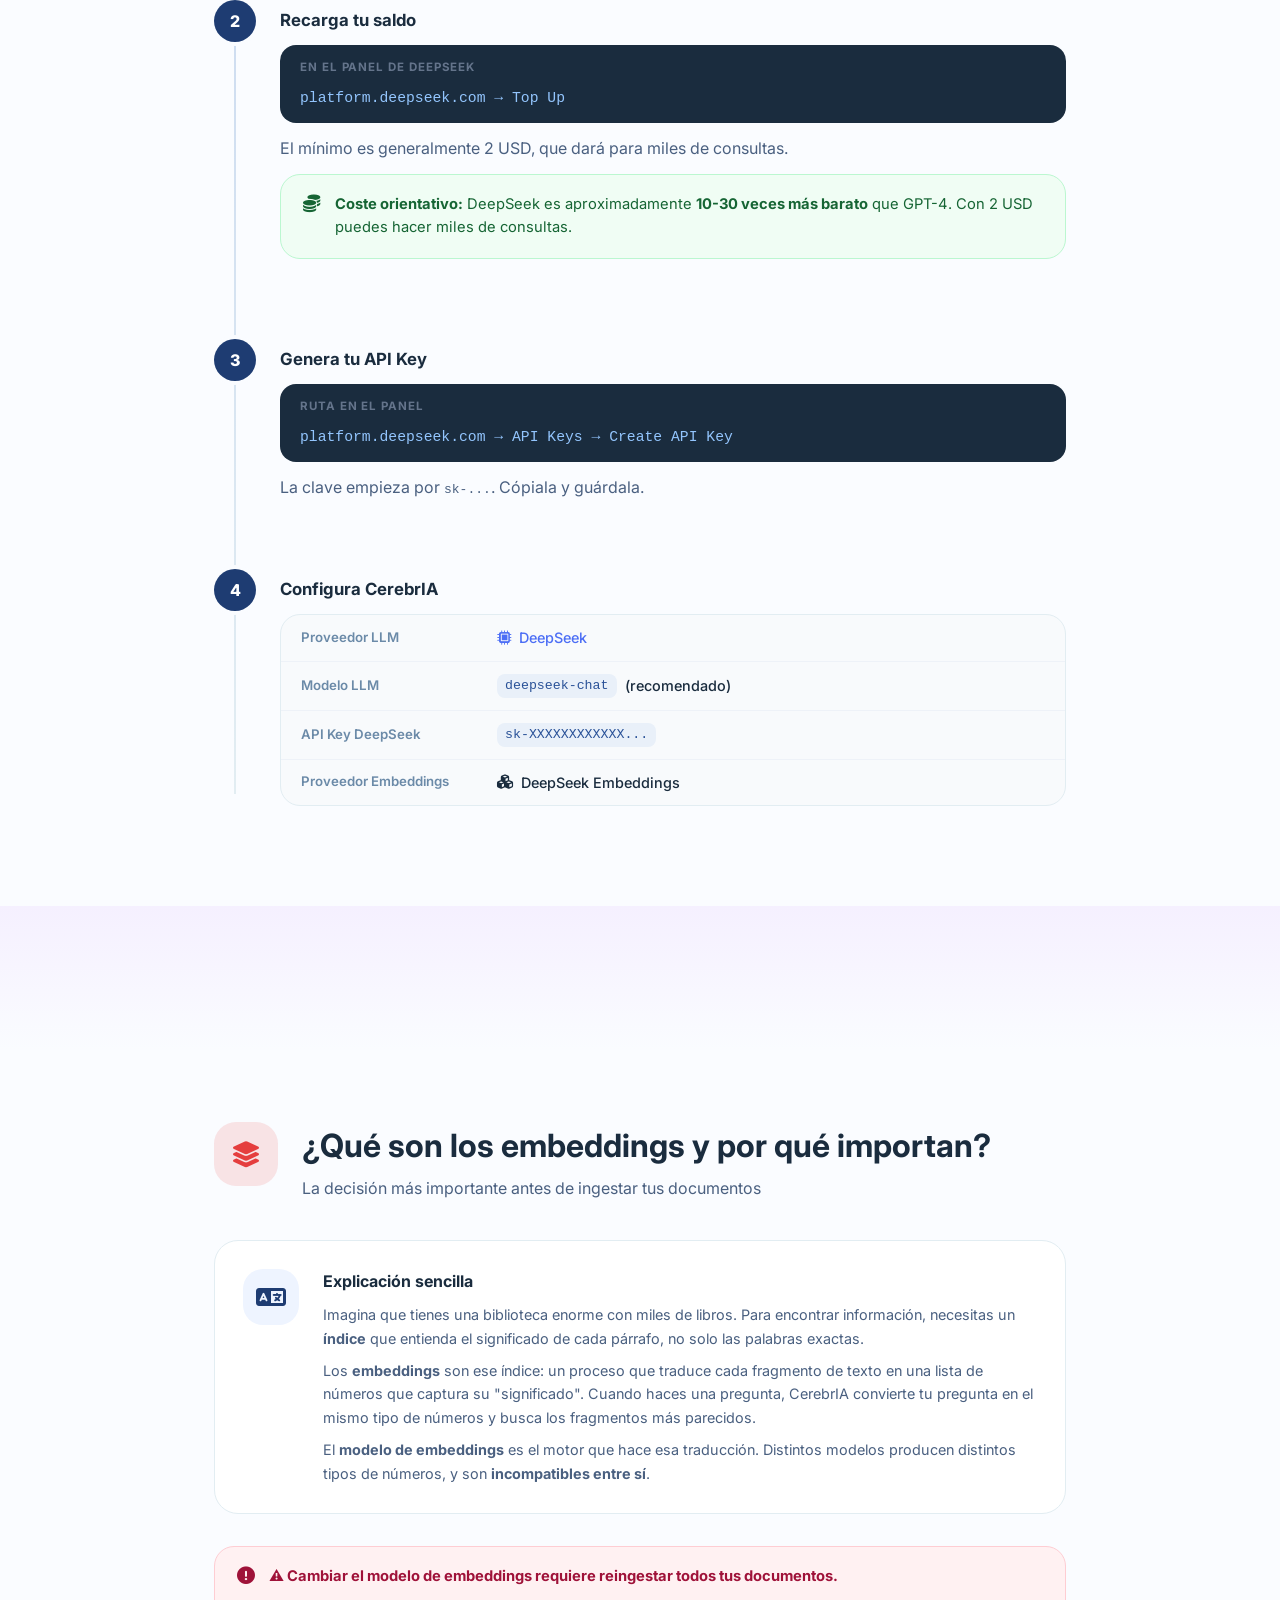
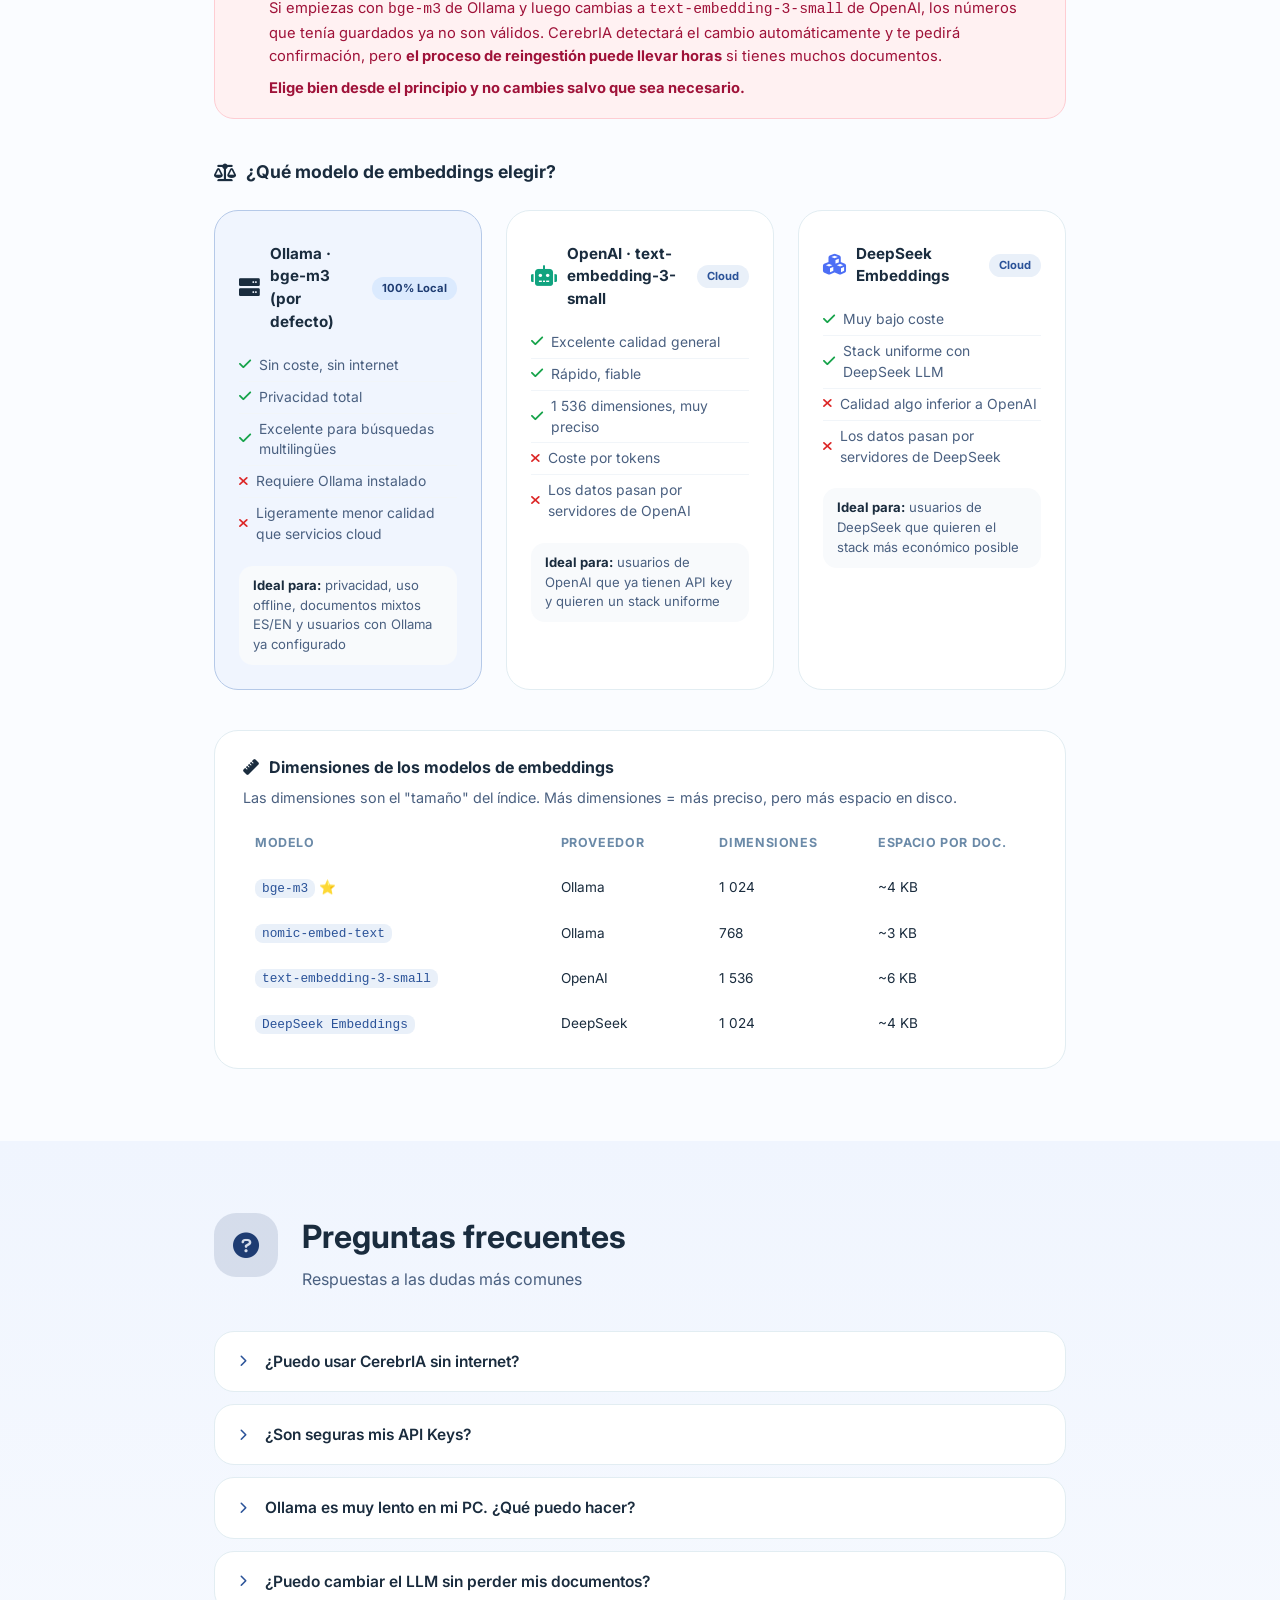
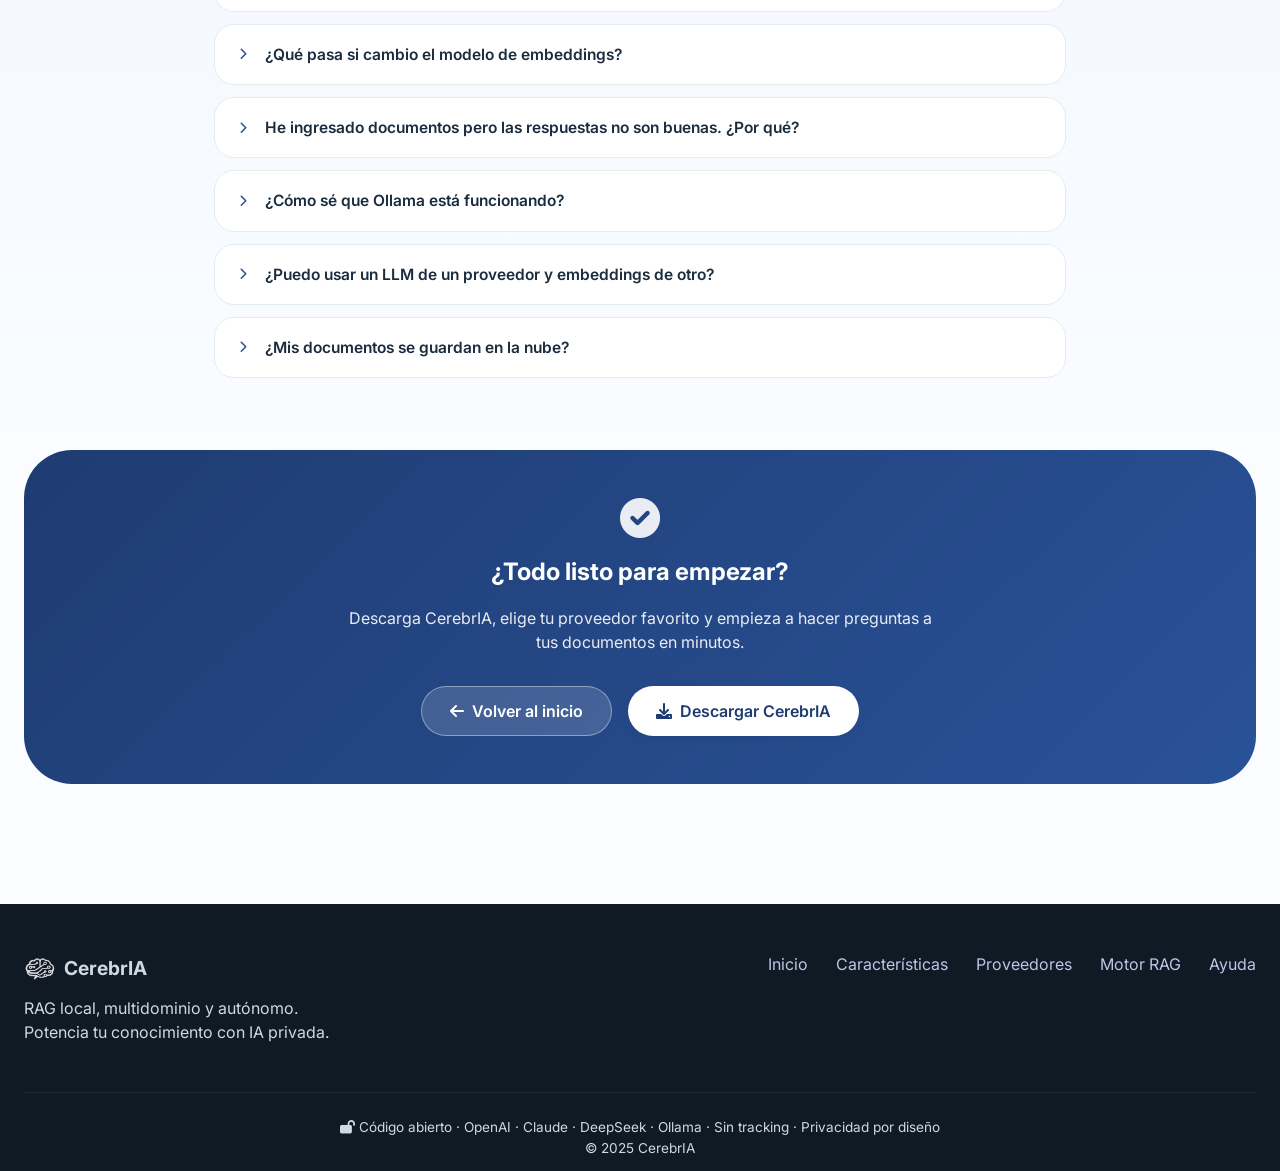
<file: ayuda.html>
<!DOCTYPE html>
<html lang="es">
<head>
    <meta charset="UTF-8">
    <meta name="viewport" content="width=device-width, initial-scale=1.0, user-scalable=yes">
    <title>Guía de configuración · CerebrIA</title>
    <meta name="description" content="Guía paso a paso para configurar CerebrIA: Ollama local, OpenAI, Claude, DeepSeek y modelos de embeddings.">
    <link rel="icon" type="image/x-icon" href="favicon.ico">
    <link href="https://fonts.googleapis.com/css2?family=Inter:opsz,wght@14..32,300;400;500;600;700;800&display=swap" rel="stylesheet">
    <link rel="stylesheet" href="https://cdnjs.cloudflare.com/ajax/libs/font-awesome/6.0.0-beta3/css/all.min.css">
    <link rel="stylesheet" href="style.css">
</head>
<body>

<nav class="navbar">
    <div class="container nav-flex">
        <a href="index.html" class="logo">
            <img src="cerebria_logo_full.png" alt="CerebrIA">
        </a>
        <div class="nav-links">
            <a href="index.html#features">Características</a>
            <a href="index.html#providers">Proveedores</a>
            <a href="index.html#ragengine">Motor RAG</a>
            <a href="index.html#syncwatch">Sincronización</a>
            <a href="ayuda.html" style="color:#2A5298; font-weight:700;">Ayuda</a>
            <a href="index.html#" class="btn-outline-light"><i class="fas fa-download"></i> Descargar gratis</a>
        </div>
    </div>
</nav>

<main>

    <!-- Hero ayuda -->
    <section class="help-hero">
        <div class="container">
            <div class="help-hero-inner">
                <div class="hero-badge"><i class="fas fa-book-open"></i> Guía de configuración</div>
                <h1>Configura CerebrIA desde cero</h1>
                <p>Tanto si quieres privacidad total con Ollama como si prefieres la potencia de OpenAI o Claude, esta guía te lleva de la mano paso a paso. No se necesitan conocimientos técnicos previos.</p>

                <!-- Índice rápido -->
                <div class="help-toc">
                    <a href="#inicio-rapido" class="toc-item">
                        <i class="fas fa-rocket"></i>
                        <span>Inicio rápido</span>
                    </a>
                    <a href="#ollama" class="toc-item toc-local">
                        <i class="fas fa-server"></i>
                        <span>Ollama (local)</span>
                    </a>
                    <a href="#openai" class="toc-item">
                        <i class="fas fa-robot"></i>
                        <span>OpenAI</span>
                    </a>
                    <a href="#claude" class="toc-item">
                        <i class="fas fa-brain"></i>
                        <span>Claude</span>
                    </a>
                    <a href="#deepseek" class="toc-item">
                        <i class="fas fa-microchip"></i>
                        <span>DeepSeek</span>
                    </a>
                    <a href="#embeddings" class="toc-item toc-warning">
                        <i class="fas fa-layer-group"></i>
                        <span>Embeddings</span>
                    </a>
                    <a href="#faq" class="toc-item">
                        <i class="fas fa-question-circle"></i>
                        <span>FAQ</span>
                    </a>
                </div>
            </div>
        </div>
    </section>

    <!-- Inicio rápido -->
    <section id="inicio-rapido" class="section help-section">
        <div class="container help-container">
            <div class="help-section-header">
                <div class="help-section-icon" style="background:#e9f0f9; color:#1E3C72;">
                    <i class="fas fa-rocket"></i>
                </div>
                <div>
                    <h2>¿Por dónde empiezo?</h2>
                    <p>Elige la opción que mejor se adapte a ti</p>
                </div>
            </div>

            <div class="choice-grid">
                <a href="#ollama" class="choice-card choice-card--local">
                    <div class="choice-icon"><i class="fas fa-lock"></i></div>
                    <h3>Quiero privacidad total</h3>
                    <p>Ollama · Todo se procesa en tu ordenador. Sin cuentas, sin API keys, sin costes por uso. Necesitas un PC con al menos 16 GB de RAM.</p>
                    <span class="choice-tag">Recomendado para privacidad</span>
                </a>
                <a href="#openai" class="choice-card choice-card--cloud">
                    <div class="choice-icon" style="background:#10a37f22; color:#10a37f;"><i class="fas fa-bolt"></i></div>
                    <h3>Quiero la mejor calidad</h3>
                    <p>OpenAI GPT-5.x · Modelos de mayor capacidad. Requiere crear una cuenta y añadir método de pago. Pago por uso.</p>
                    <span class="choice-tag" style="background:#10a37f22; color:#10a37f;">Mejor calidad general</span>
                </a>
                <a href="#claude" class="choice-card">
                    <div class="choice-icon" style="background:#d97b4b22; color:#d97b4b;"><i class="fas fa-book"></i></div>
                    <h3>Textos largos y técnicos</h3>
                    <p>Claude · Excelente para documentación extensa, análisis técnico y razonamiento complejo. Requiere cuenta en Anthropic.</p>
                    <span class="choice-tag" style="background:#d97b4b22; color:#d97b4b;">Mejor para documentos técnicos</span>
                </a>
                <a href="#deepseek" class="choice-card">
                    <div class="choice-icon" style="background:#4c6ef522; color:#4c6ef5;"><i class="fas fa-coins"></i></div>
                    <h3>Quiero bajo coste</h3>
                    <p>DeepSeek · Alto rendimiento a fracción del coste de OpenAI. Ideal para uso intensivo. Requiere cuenta en DeepSeek.</p>
                    <span class="choice-tag" style="background:#4c6ef522; color:#4c6ef5;">Mejor relación calidad/precio</span>
                </a>
            </div>

            <div class="info-box info-box--tip">
                <i class="fas fa-lightbulb"></i>
                <div>
                    <strong>Consejo:</strong> Puedes cambiar de proveedor LLM en cualquier momento desde Configuración sin perder ningún documento. El proveedor de <strong>embeddings</strong> sí tiene implicaciones si lo cambias (ver <a href="#embeddings">sección Embeddings</a>).
                </div>
            </div>
        </div>
    </section>

    <!-- ============================= OLLAMA ============================= -->
    <section id="ollama" class="section help-section" style="background: linear-gradient(180deg, #f0f5fe 0%, #fafcff 100%);">
        <div class="container help-container">
            <div class="help-section-header">
                <div class="help-section-icon" style="background:#1E3C7222; color:#1E3C72;">
                    <i class="fas fa-server"></i>
                </div>
                <div>
                    <h2>Ollama · IA 100% local</h2>
                    <p>Sin internet, sin cuentas, sin costes por uso. Tus datos nunca salen de tu ordenador.</p>
                </div>
            </div>

            <div class="info-box info-box--info">
                <i class="fas fa-info-circle"></i>
                <div>
                    <strong>¿Qué es Ollama?</strong> Es un programa que instala y ejecuta modelos de IA directamente en tu PC o Mac, igual que instalarías cualquier otra aplicación. Una vez instalado, CerebrIA lo usa de forma transparente.
                </div>
            </div>

            <div class="requirements-box">
                <h4><i class="fas fa-desktop"></i> Requisitos mínimos del sistema</h4>
                <div class="req-grid">
                    <div class="req-item req-ok">
                        <i class="fas fa-memory"></i>
                        <span><strong>16 GB RAM</strong> mínimo<br><small>32 GB recomendado</small></span>
                    </div>
                    <div class="req-item req-ok">
                        <i class="fas fa-hdd"></i>
                        <span><strong>5-15 GB</strong> espacio libre<br><small>por modelo descargado</small></span>
                    </div>
                    <div class="req-item req-ok">
                        <i class="fas fa-microchip"></i>
                        <span><strong>CPU moderna</strong><br><small>GPU opcional pero mejora mucho la velocidad</small></span>
                    </div>
                    <div class="req-item req-ok">
                        <i class="fab fa-windows"></i>
                        <span><strong>Windows 10/11</strong><br><small>macOS o Linux también</small></span>
                    </div>
                </div>
            </div>

            <div class="info-box info-box--warning">
                <i class="fas fa-microchip"></i>
                <div>
                    <strong>Para RAG de trabajo (no solo pruebas):</strong> recomendamos empezar en modelos <strong>7B o superiores</strong>. Por debajo de 7B, la calidad suele ser insuficiente para respuestas fiables sobre documentos reales.
                </div>
            </div>

            <div class="requirements-box">
                <h4><i class="fas fa-gauge"></i> Recomendación práctica de hardware (RAG local)</h4>
                <div class="req-grid">
                    <div class="req-item req-ok">
                        <i class="fas fa-gauge-low"></i>
                        <span><strong>Mínimo útil (7B)</strong><br><small>CPU potente + 32 GB RAM</small></span>
                    </div>
                    <div class="req-item req-ok">
                        <i class="fas fa-desktop"></i>
                        <span><strong>GPU recomendada</strong><br><small>16 GB VRAM para 20B-27B cuantizados</small></span>
                    </div>
                    <div class="req-item req-ok">
                        <i class="fab fa-nvidia"></i>
                        <span><strong>NVIDIA</strong><br><small>RTX 5060 Ti 16 GB o superior</small></span>
                    </div>
                    <div class="req-item req-ok">
                        <i class="fas fa-microchip"></i>
                        <span><strong>AMD</strong><br><small>RX 9070 o superior (válida)</small></span>
                    </div>
                </div>
                <p class="step-hint" style="margin-top:14px !important;"><i class="fas fa-info-circle"></i> Referencia: para ir realmente holgado, una RTX 4090 o una RX 7900 XTX van muy bien, pero normalmente se salen del perfil de presupuesto objetivo.</p>
            </div>

            <h3 class="steps-title"><i class="fas fa-list-ol"></i> Instalación paso a paso</h3>

            <div class="help-steps">
                <div class="help-step">
                    <div class="help-step-num">1</div>
                    <div class="help-step-content">
                        <h4>Descarga Ollama</h4>
                        <p>Abre tu navegador y ve a <strong>ollama.com</strong>. Haz clic en el botón de descarga para Windows (o tu sistema operativo).</p>
                        <div class="code-block">
                            <span class="code-label">Web oficial</span>
                            <code>https://ollama.com/download</code>
                        </div>
                        <p class="step-hint"><i class="fas fa-shield-alt"></i> Es software libre y de confianza. El instalador pesa aproximadamente 80 MB.</p>
                    </div>
                </div>

                <div class="help-step">
                    <div class="help-step-num">2</div>
                    <div class="help-step-content">
                        <h4>Instala Ollama</h4>
                        <p>Ejecuta el instalador descargado (<code>OllamaSetup.exe</code>). El instalador es sencillo: acepta los términos y haz clic en <em>"Install"</em>. No necesitas cambiar ninguna opción.</p>
                        <div class="info-box info-box--tip" style="margin-top:12px;">
                            <i class="fas fa-check-circle"></i>
                            <div>Ollama se instala como un <strong>servicio en segundo plano</strong>. Verás su icono en la barra de tareas (cerca del reloj). No necesitas abrirlo manualmente, arranca solo con Windows.</div>
                        </div>
                    </div>
                </div>

                <div class="help-step">
                    <div class="help-step-num">3</div>
                    <div class="help-step-content">
                        <h4>Descarga un modelo de lenguaje (LLM)</h4>
                        <p>Abre el <strong>Símbolo del sistema</strong> (busca "cmd" en el menú inicio) o <strong>PowerShell</strong> y ejecuta:</p>
                        <div class="code-block">
                            <span class="code-label">Terminal — copia y pega este comando</span>
                            <code>ollama pull llama3.2</code>
                        </div>
                        <p>Esto descarga el modelo <strong>Llama 3.2</strong> (3B parámetros, ~2 GB). Es un modelo excelente para empezar.</p>

                        <div class="model-options">
                            <h5><i class="fas fa-th-list"></i> Modelos recomendados según tu hardware</h5>
                            <div class="model-table">
                                <div class="model-row model-row--header">
                                    <span>Modelo</span><span>Perfil</span><span>RAM/VRAM sugerida</span><span>Calidad RAG</span>
                                </div>
                                <div class="model-row">
                                    <span><code>llama3.1:8b</code></span><span>Mínimo útil</span><span>32 GB RAM · GPU opcional</span><span class="quality-bar quality-bar--3">●●●○○</span>
                                </div>
                                <div class="model-row model-row--recommended">
                                    <span><code>gpt-oss:20b</code></span><span>Recomendado</span><span>32-64 GB RAM · 16 GB VRAM</span><span class="quality-bar quality-bar--4">●●●●○</span>
                                </div>
                                <div class="model-row model-row--recommended">
                                    <span><code>qwen3:27b</code></span><span>Recomendado</span><span>64 GB RAM ideal · 16 GB VRAM mínimo</span><span class="quality-bar quality-bar--5">●●●●●</span>
                                </div>
                            </div>
                        </div>

                        <p class="step-hint"><i class="fas fa-clock"></i> La descarga puede tardar varios minutos según tu conexión. El progreso se muestra en la terminal.</p>
                    </div>
                </div>

                <div class="help-step">
                    <div class="help-step-num">4</div>
                    <div class="help-step-content">
                        <h4>Descarga un modelo de embeddings</h4>
                        <p>Los embeddings son necesarios para que CerebrIA entienda el contenido de tus documentos. Descarga el modelo recomendado para Ollama:</p>
                        <div class="code-block">
                            <span class="code-label">Terminal</span>
                            <code>ollama pull bge-m3</code>
                        </div>
                        <p><code>bge-m3</code> ofrece muy buen equilibrio para búsqueda semántica multilingüe. Si priorizas ligereza, <code>nomic-embed-text</code> sigue siendo una alternativa válida.</p>
                        <div class="info-box info-box--warning" style="margin-top:12px;">
                            <i class="fas fa-exclamation-triangle"></i>
                            <div><strong>Importante:</strong> Una vez que ingieras documentos con un modelo de embeddings concreto, cambiar de modelo requiere reingestar todos los documentos desde cero. Elige bien desde el principio (ver <a href="#embeddings">guía de embeddings</a>).</div>
                        </div>
                    </div>
                </div>

                <div class="help-step">
                    <div class="help-step-num">5</div>
                    <div class="help-step-content">
                        <h4>Verifica que Ollama funciona</h4>
                        <p>Abre tu navegador y ve a:</p>
                        <div class="code-block">
                            <span class="code-label">Comprobación en navegador</span>
                            <code>http://localhost:11434</code>
                        </div>
                        <p>Si ves el texto <strong>"Ollama is running"</strong>, ¡todo está listo!</p>
                        <div class="info-box info-box--warning" style="margin-top:12px;">
                            <i class="fas fa-exclamation-triangle"></i>
                            <div>Si no ves ese mensaje, abre el Símbolo del sistema y ejecuta <code>ollama serve</code> para iniciar el servicio manualmente.</div>
                        </div>
                    </div>
                </div>

                <div class="help-step">
                    <div class="help-step-num">6</div>
                    <div class="help-step-content">
                        <h4>Configura CerebrIA para usar Ollama</h4>
                        <p>En CerebrIA, ve a <strong>Configuración → Proveedor de IA</strong> y selecciona:</p>
                        <div class="config-preview">
                            <div class="config-row">
                                <span class="config-label">Proveedor LLM</span>
                                <span class="config-value"><i class="fas fa-server"></i> Ollama</span>
                            </div>
                            <div class="config-row">
                                <span class="config-label">URL de Ollama</span>
                                <span class="config-value"><code>http://localhost:11434</code></span>
                            </div>
                            <div class="config-row">
                                <span class="config-label">Modelo LLM</span>
                                <span class="config-value"><code>llama3.2</code> (o el que hayas descargado)</span>
                            </div>
                            <div class="config-row">
                                <span class="config-label">Proveedor Embeddings</span>
                                <span class="config-value"><i class="fas fa-server"></i> Ollama</span>
                            </div>
                            <div class="config-row">
                                <span class="config-label">Modelo Embeddings</span>
                                <span class="config-value"><code>bge-m3</code></span>
                            </div>
                            <div class="config-row">
                                <span class="config-label">API Key</span>
                                <span class="config-value" style="color:#6b8aa8;">No necesaria · Dejar vacío</span>
                            </div>
                        </div>
                        <div class="info-box info-box--success" style="margin-top:16px;">
                            <i class="fas fa-check-circle"></i>
                            <div><strong>¡Listo!</strong> CerebrIA ya puede funcionar completamente offline. Todos tus documentos y conversaciones se procesan en tu propio ordenador.</div>
                        </div>
                    </div>
                </div>
            </div>
        </div>
    </section>

    <!-- ============================= OPENAI ============================= -->
    <section id="openai" class="section help-section">
        <div class="container help-container">
            <div class="help-section-header">
                <div class="help-section-icon" style="background:#10a37f22; color:#10a37f;">
                    <i class="fas fa-robot"></i>
                </div>
                <div>
                    <h2>OpenAI · GPT-5.x</h2>
                    <p>El proveedor más popular. Excelente equilibrio entre calidad, velocidad y facilidad de uso.</p>
                </div>
            </div>

            <div class="info-box info-box--info">
                <i class="fas fa-info-circle"></i>
                <div>
                    <strong>¿Qué es una API Key?</strong> Es una contraseña especial que OpenAI te da para que sus modelos de IA puedan usarse desde aplicaciones como CerebrIA. Necesitas una cuenta y un método de pago, pero el coste es muy bajo: procesar un documento típico cuesta menos de 0,01 €.
                </div>
            </div>

            <h3 class="steps-title"><i class="fas fa-list-ol"></i> Obtener tu API Key de OpenAI</h3>

            <div class="help-steps">
                <div class="help-step">
                    <div class="help-step-num">1</div>
                    <div class="help-step-content">
                        <h4>Crea una cuenta en OpenAI</h4>
                        <p>Ve a la plataforma de desarrollo de OpenAI:</p>
                        <div class="code-block">
                            <span class="code-label">Abre en el navegador</span>
                            <code>https://platform.openai.com/signup</code>
                        </div>
                        <p>Puedes registrarte con tu email, o con tu cuenta de Google o Microsoft. Elige la opción que prefieras.</p>
                    </div>
                </div>

                <div class="help-step">
                    <div class="help-step-num">2</div>
                    <div class="help-step-content">
                        <h4>Añade un método de pago</h4>
                        <p>Sin crédito, las llamadas a la API no funcionan. Ve a:</p>
                        <div class="code-block">
                            <span class="code-label">En el panel de OpenAI</span>
                            <code>platform.openai.com → Billing → Add payment method</code>
                        </div>
                        <p>Añade tu tarjeta de crédito/débito. OpenAI solo cobra lo que uses. Te recomendamos configurar un límite de gasto (<em>Usage limits</em>) de 5-10 € al mes para empezar.</p>
                        <div class="info-box info-box--tip" style="margin-top:12px;">
                            <i class="fas fa-coins"></i>
                            <div><strong>Coste orientativo:</strong> Ingestar 100 documentos PDF medianos cuesta aproximadamente <strong>0,10 - 0,50 €</strong>. Una consulta completa cuesta entre <strong>0,001 y 0,01 €</strong>.</div>
                        </div>
                    </div>
                </div>

                <div class="help-step">
                    <div class="help-step-num">3</div>
                    <div class="help-step-content">
                        <h4>Genera tu API Key</h4>
                        <p>En el panel de OpenAI, ve a:</p>
                        <div class="code-block">
                            <span class="code-label">Ruta en el panel</span>
                            <code>platform.openai.com → API keys → Create new secret key</code>
                        </div>
                        <p>Dale un nombre descriptivo (por ejemplo, <em>"CerebrIA"</em>) y haz clic en <strong>Create secret key</strong>.</p>
                        <div class="info-box info-box--warning" style="margin-top:12px;">
                            <i class="fas fa-exclamation-triangle"></i>
                            <div><strong>¡Cópiala ahora!</strong> La clave solo se muestra una vez. Empieza por <code>sk-...</code> y tiene unos 50 caracteres. Cópiala y guárdala en un lugar seguro antes de cerrar la ventana.</div>
                        </div>
                    </div>
                </div>

                <div class="help-step">
                    <div class="help-step-num">4</div>
                    <div class="help-step-content">
                        <h4>Configura CerebrIA con tu clave</h4>
                        <p>En CerebrIA, ve a <strong>Configuración → Proveedor de IA</strong>:</p>
                        <div class="config-preview">
                            <div class="config-row">
                                <span class="config-label">Proveedor LLM</span>
                                <span class="config-value" style="color:#10a37f;"><i class="fas fa-robot"></i> OpenAI</span>
                            </div>
                            <div class="config-row">
                                <span class="config-label">Modelo LLM</span>
                                <span class="config-value"><code>gpt-5-mini</code> (recomendado)</span>
                            </div>
                            <div class="config-row">
                                <span class="config-label">API Key OpenAI</span>
                                <span class="config-value"><code>sk-proj-XXXXXXXXXXXX...</code></span>
                            </div>
                            <div class="config-row">
                                <span class="config-label">Proveedor Embeddings</span>
                                <span class="config-value"><i class="fas fa-robot"></i> OpenAI Embeddings</span>
                            </div>
                            <div class="config-row">
                                <span class="config-label">Modelo Embeddings</span>
                                <span class="config-value"><code>text-embedding-3-small</code></span>
                            </div>
                        </div>
                        <div class="model-options" style="margin-top:20px;">
                            <h5><i class="fas fa-th-list"></i> Modelos LLM objetivo de OpenAI</h5>
                            <div class="model-table">
                                <div class="model-row model-row--header">
                                    <span>Modelo</span><span>Velocidad</span><span>Coste</span><span>Calidad</span>
                                </div>
                                <div class="model-row model-row--recommended">
                                    <span><code>gpt-5-mini</code> ⭐</span><span>Rápido</span><span>Bajo</span><span class="quality-bar quality-bar--4">●●●●○</span>
                                </div>
                                <div class="model-row">
                                    <span><code>gpt-5.2</code></span><span>Normal</span><span>Medio</span><span class="quality-bar quality-bar--5">●●●●●</span>
                                </div>
                                <div class="model-row">
                                    <span><code>gpt-5.4</code></span><span>Normal</span><span>Alto</span><span class="quality-bar quality-bar--5">●●●●●</span>
                                </div>
                            </div>
                        </div>
                    </div>
                </div>
            </div>
        </div>
    </section>

    <!-- ============================= CLAUDE ============================= -->
    <section id="claude" class="section help-section" style="background: linear-gradient(180deg, #fff8f4 0%, #fafcff 100%);">
        <div class="container help-container">
            <div class="help-section-header">
                <div class="help-section-icon" style="background:#d97b4b22; color:#d97b4b;">
                    <i class="fas fa-brain"></i>
                </div>
                <div>
                    <h2>Claude · Anthropic</h2>
                    <p>Excepcional para documentación técnica, razonamiento complejo y textos muy largos.</p>
                </div>
            </div>

            <h3 class="steps-title"><i class="fas fa-list-ol"></i> Obtener tu API Key de Anthropic</h3>

            <div class="help-steps">
                <div class="help-step">
                    <div class="help-step-num">1</div>
                    <div class="help-step-content">
                        <h4>Crea una cuenta en Anthropic</h4>
                        <div class="code-block">
                            <span class="code-label">Abre en el navegador</span>
                            <code>https://console.anthropic.com/</code>
                        </div>
                        <p>Regístrate con tu email. Anthropic puede pedirte verificación por teléfono.</p>
                    </div>
                </div>

                <div class="help-step">
                    <div class="help-step-num">2</div>
                    <div class="help-step-content">
                        <h4>Añade créditos</h4>
                        <p>Sin crédito, la API no funciona. Ve a:</p>
                        <div class="code-block">
                            <span class="code-label">En el panel de Anthropic</span>
                            <code>console.anthropic.com → Billing → Add credit</code>
                        </div>
                        <p>Puedes añadir desde 5 USD. Claude también ofrece una pequeña cantidad de créditos gratuitos al registrarte.</p>
                    </div>
                </div>

                <div class="help-step">
                    <div class="help-step-num">3</div>
                    <div class="help-step-content">
                        <h4>Genera tu API Key</h4>
                        <div class="code-block">
                            <span class="code-label">Ruta en el panel</span>
                            <code>console.anthropic.com → API Keys → Create Key</code>
                        </div>
                        <div class="info-box info-box--warning" style="margin-top:12px;">
                            <i class="fas fa-exclamation-triangle"></i>
                            <div>La clave empieza por <code>sk-ant-...</code>. Al igual que con OpenAI, <strong>cópiala nada más crearla</strong> y guárdala en un lugar seguro.</div>
                        </div>
                    </div>
                </div>

                <div class="help-step">
                    <div class="help-step-num">4</div>
                    <div class="help-step-content">
                        <h4>Configura CerebrIA</h4>
                        <div class="config-preview">
                            <div class="config-row">
                                <span class="config-label">Proveedor LLM</span>
                                <span class="config-value" style="color:#d97b4b;"><i class="fas fa-brain"></i> Claude · Anthropic</span>
                            </div>
                            <div class="config-row">
                                <span class="config-label">Modelo LLM</span>
                                <span class="config-value"><code>claude-sonnet-4-6</code> (recomendado)</span>
                            </div>
                            <div class="config-row">
                                <span class="config-label">API Key Anthropic</span>
                                <span class="config-value"><code>sk-ant-XXXXXXXXXXXX...</code></span>
                            </div>
                            <div class="config-row">
                                <span class="config-label">Proveedor Embeddings</span>
                                <span class="config-value"><i class="fas fa-layer-group"></i> Elige según tus preferencias <span style="font-size:0.8em; color:#6b8aa8;">(ver <a href="#embeddings">guía de embeddings</a>)</span></span>
                            </div>
                        </div>
                        <div class="model-options" style="margin-top:20px;">
                            <h5><i class="fas fa-th-list"></i> Modelos Claude objetivo</h5>
                            <div class="model-table">
                                <div class="model-row model-row--header">
                                    <span>Modelo</span><span>Ventana contexto</span><span>Coste</span><span>Uso ideal</span>
                                </div>
                                <div class="model-row model-row--recommended">
                                    <span><code>claude-sonnet-4-6</code> ⭐</span><span>200K tokens</span><span>Medio</span><span style="font-size:0.82em;">Uso general</span>
                                </div>
                                <div class="model-row">
                                    <span><code>claude-haiku-4.5</code></span><span>200K tokens</span><span>Bajo</span><span style="font-size:0.82em;">Rápido y económico</span>
                                </div>
                                <div class="model-row">
                                    <span><code>claude-opus-4.8</code></span><span>200K tokens</span><span>Alto</span><span style="font-size:0.82em;">Máxima calidad</span>
                                </div>
                            </div>
                        </div>
                    </div>
                </div>
            </div>
        </div>
    </section>

    <!-- ============================= DEEPSEEK ============================= -->
    <section id="deepseek" class="section help-section">
        <div class="container help-container">
            <div class="help-section-header">
                <div class="help-section-icon" style="background:#4c6ef522; color:#4c6ef5;">
                    <i class="fas fa-microchip"></i>
                </div>
                <div>
                    <h2>DeepSeek</h2>
                    <p>Alto rendimiento a un coste hasta 10× menor que OpenAI. Ideal para uso intensivo.</p>
                </div>
            </div>

            <h3 class="steps-title"><i class="fas fa-list-ol"></i> Obtener tu API Key de DeepSeek</h3>

            <div class="help-steps">
                <div class="help-step">
                    <div class="help-step-num">1</div>
                    <div class="help-step-content">
                        <h4>Crea una cuenta en DeepSeek</h4>
                        <div class="code-block">
                            <span class="code-label">Abre en el navegador</span>
                            <code>https://platform.deepseek.com/sign_up</code>
                        </div>
                        <p>Regístrate con tu email y verifica tu cuenta.</p>
                    </div>
                </div>

                <div class="help-step">
                    <div class="help-step-num">2</div>
                    <div class="help-step-content">
                        <h4>Recarga tu saldo</h4>
                        <div class="code-block">
                            <span class="code-label">En el panel de DeepSeek</span>
                            <code>platform.deepseek.com → Top Up</code>
                        </div>
                        <p>El mínimo es generalmente 2 USD, que dará para miles de consultas.</p>
                        <div class="info-box info-box--tip" style="margin-top:12px;">
                            <i class="fas fa-coins"></i>
                            <div><strong>Coste orientativo:</strong> DeepSeek es aproximadamente <strong>10-30 veces más barato</strong> que GPT-4. Con 2 USD puedes hacer miles de consultas.</div>
                        </div>
                    </div>
                </div>

                <div class="help-step">
                    <div class="help-step-num">3</div>
                    <div class="help-step-content">
                        <h4>Genera tu API Key</h4>
                        <div class="code-block">
                            <span class="code-label">Ruta en el panel</span>
                            <code>platform.deepseek.com → API Keys → Create API Key</code>
                        </div>
                        <p>La clave empieza por <code>sk-...</code>. Cópiala y guárdala.</p>
                    </div>
                </div>

                <div class="help-step">
                    <div class="help-step-num">4</div>
                    <div class="help-step-content">
                        <h4>Configura CerebrIA</h4>
                        <div class="config-preview">
                            <div class="config-row">
                                <span class="config-label">Proveedor LLM</span>
                                <span class="config-value" style="color:#4c6ef5;"><i class="fas fa-microchip"></i> DeepSeek</span>
                            </div>
                            <div class="config-row">
                                <span class="config-label">Modelo LLM</span>
                                <span class="config-value"><code>deepseek-chat</code> (recomendado)</span>
                            </div>
                            <div class="config-row">
                                <span class="config-label">API Key DeepSeek</span>
                                <span class="config-value"><code>sk-XXXXXXXXXXXX...</code></span>
                            </div>
                            <div class="config-row">
                                <span class="config-label">Proveedor Embeddings</span>
                                <span class="config-value"><i class="fas fa-cubes"></i> DeepSeek Embeddings</span>
                            </div>
                        </div>
                    </div>
                </div>
            </div>
        </div>
    </section>

    <!-- ============================= EMBEDDINGS ============================= -->
    <section id="embeddings" class="section help-section" style="background: linear-gradient(180deg, #f5f0ff 0%, #fafcff 100%);"><!-- ANCHOR adelantado; la sección real sigue abajo --></section>

    <!-- ============================= EMBEDDINGS ============================= -->
    <section id="embeddings" class="section help-section">
        <div class="container help-container">
            <div class="help-section-header">
                <div class="help-section-icon" style="background:#e53e3e22; color:#e53e3e;">
                    <i class="fas fa-layer-group"></i>
                </div>
                <div>
                    <h2>¿Qué son los embeddings y por qué importan?</h2>
                    <p>La decisión más importante antes de ingestar tus documentos</p>
                </div>
            </div>

            <!-- Explicación conceptual -->
            <div class="concept-box">
                <div class="concept-icon"><i class="fas fa-language"></i></div>
                <div class="concept-body">
                    <h4>Explicación sencilla</h4>
                    <p>Imagina que tienes una biblioteca enorme con miles de libros. Para encontrar información, necesitas un <strong>índice</strong> que entienda el significado de cada párrafo, no solo las palabras exactas.</p>
                    <p style="margin-top:8px;">Los <strong>embeddings</strong> son ese índice: un proceso que traduce cada fragmento de texto en una lista de números que captura su "significado". Cuando haces una pregunta, CerebrIA convierte tu pregunta en el mismo tipo de números y busca los fragmentos más parecidos.</p>
                    <p style="margin-top:8px;">El <strong>modelo de embeddings</strong> es el motor que hace esa traducción. Distintos modelos producen distintos tipos de números, y son <strong>incompatibles entre sí</strong>.</p>
                </div>
            </div>

            <!-- Advertencia cambio de modelo -->
            <div class="info-box info-box--danger" style="margin-top: 32px;">
                <i class="fas fa-exclamation-circle"></i>
                <div>
                    <strong>⚠️ Cambiar el modelo de embeddings requiere reingestar todos tus documentos.</strong>
                    <p style="margin-top:8px;">Si empiezas con <code>bge-m3</code> de Ollama y luego cambias a <code>text-embedding-3-small</code> de OpenAI, los números que tenía guardados ya no son válidos. CerebrIA detectará el cambio automáticamente y te pedirá confirmación, pero <strong>el proceso de reingestión puede llevar horas</strong> si tienes muchos documentos.</p>
                    <p style="margin-top:8px;"><strong>Elige bien desde el principio y no cambies salvo que sea necesario.</strong></p>
                </div>
            </div>

            <!-- Tabla comparativa -->
            <h3 class="steps-title" style="margin-top:40px;"><i class="fas fa-balance-scale"></i> ¿Qué modelo de embeddings elegir?</h3>

            <div class="embedding-comparison">
                <div class="emb-card emb-card--local">
                    <div class="emb-card-header">
                        <i class="fas fa-server"></i>
                        <h4>Ollama · bge-m3 (por defecto)</h4>
                        <span class="emb-tag emb-tag--local">100% Local</span>
                    </div>
                    <ul class="emb-list">
                        <li class="pro"><i class="fas fa-check"></i> Sin coste, sin internet</li>
                        <li class="pro"><i class="fas fa-check"></i> Privacidad total</li>
                        <li class="pro"><i class="fas fa-check"></i> Excelente para búsquedas multilingües</li>
                        <li class="con"><i class="fas fa-times"></i> Requiere Ollama instalado</li>
                        <li class="con"><i class="fas fa-times"></i> Ligeramente menor calidad que servicios cloud</li>
                    </ul>
                    <div class="emb-use-case">
                        <strong>Ideal para:</strong> privacidad, uso offline, documentos mixtos ES/EN y usuarios con Ollama ya configurado
                    </div>
                </div>

                <div class="emb-card">
                    <div class="emb-card-header">
                        <i class="fas fa-robot" style="color:#10a37f;"></i>
                        <h4>OpenAI · text-embedding-3-small</h4>
                        <span class="emb-tag">Cloud</span>
                    </div>
                    <ul class="emb-list">
                        <li class="pro"><i class="fas fa-check"></i> Excelente calidad general</li>
                        <li class="pro"><i class="fas fa-check"></i> Rápido, fiable</li>
                        <li class="pro"><i class="fas fa-check"></i> 1 536 dimensiones, muy preciso</li>
                        <li class="con"><i class="fas fa-times"></i> Coste por tokens</li>
                        <li class="con"><i class="fas fa-times"></i> Los datos pasan por servidores de OpenAI</li>
                    </ul>
                    <div class="emb-use-case">
                        <strong>Ideal para:</strong> usuarios de OpenAI que ya tienen API key y quieren un stack uniforme
                    </div>
                </div>

                <div class="emb-card">
                    <div class="emb-card-header">
                        <i class="fas fa-cubes" style="color:#4c6ef5;"></i>
                        <h4>DeepSeek Embeddings</h4>
                        <span class="emb-tag">Cloud</span>
                    </div>
                    <ul class="emb-list">
                        <li class="pro"><i class="fas fa-check"></i> Muy bajo coste</li>
                        <li class="pro"><i class="fas fa-check"></i> Stack uniforme con DeepSeek LLM</li>
                        <li class="con"><i class="fas fa-times"></i> Calidad algo inferior a OpenAI</li>
                        <li class="con"><i class="fas fa-times"></i> Los datos pasan por servidores de DeepSeek</li>
                    </ul>
                    <div class="emb-use-case">
                        <strong>Ideal para:</strong> usuarios de DeepSeek que quieren el stack más económico posible
                    </div>
                </div>
            </div>

            <!-- Tabla rápida de dimensiones -->
            <div class="dim-table-wrap">
                <h4><i class="fas fa-ruler"></i> Dimensiones de los modelos de embeddings</h4>
                <p style="color:#4a6080; margin-bottom:16px; font-size:0.9rem;">Las dimensiones son el "tamaño" del índice. Más dimensiones = más preciso, pero más espacio en disco.</p>
                <div class="model-table">
                    <div class="model-row model-row--header">
                        <span>Modelo</span><span>Proveedor</span><span>Dimensiones</span><span>Espacio por doc.</span>
                    </div>
                    <div class="model-row">
                        <span><code>bge-m3</code> ⭐</span><span>Ollama</span><span>1 024</span><span>~4 KB</span>
                    </div>
                    <div class="model-row">
                        <span><code>nomic-embed-text</code></span><span>Ollama</span><span>768</span><span>~3 KB</span>
                    </div>
                    <div class="model-row">
                        <span><code>text-embedding-3-small</code></span><span>OpenAI</span><span>1 536</span><span>~6 KB</span>
                    </div>
                    <div class="model-row">
                        <span><code>DeepSeek Embeddings</code></span><span>DeepSeek</span><span>1 024</span><span>~4 KB</span>
                    </div>
                </div>
            </div>
        </div>
    </section>

    <!-- ============================= FAQ ============================= -->
    <section id="faq" class="section help-section" style="background: linear-gradient(180deg, #f0f5fe 0%, #fafcff 100%);">
        <div class="container help-container">
            <div class="help-section-header">
                <div class="help-section-icon" style="background:#1E3C7222; color:#1E3C72;">
                    <i class="fas fa-question-circle"></i>
                </div>
                <div>
                    <h2>Preguntas frecuentes</h2>
                    <p>Respuestas a las dudas más comunes</p>
                </div>
            </div>

            <div class="faq-list">

                <details class="faq-item">
                    <summary><i class="fas fa-chevron-right"></i> ¿Puedo usar CerebrIA sin internet?</summary>
                    <div class="faq-answer">
                        <p>Sí, si usas <strong>Ollama</strong> como proveedor de LLM y embeddings. Con OpenAI, Claude o DeepSeek necesitas conexión a internet para cada consulta, ya que la IA se ejecuta en sus servidores.</p>
                    </div>
                </details>

                <details class="faq-item">
                    <summary><i class="fas fa-chevron-right"></i> ¿Son seguras mis API Keys?</summary>
                    <div class="faq-answer">
                        <p>CerebrIA guarda tus claves en el fichero de configuración local de tu ordenador (<code>appsettings.json</code> o similar). <strong>Nunca se envían a ningún servidor de CerebrIA</strong>. Las claves se usan únicamente para comunicarse directamente con OpenAI/Anthropic/DeepSeek desde tu máquina.</p>
                        <p style="margin-top:8px;">Buenas prácticas: no compartas el fichero de configuración, no subas las claves a GitHub y actívalas o desactívalas desde el panel del proveedor si sospechas que se han comprometido.</p>
                    </div>
                </details>

                <details class="faq-item">
                    <summary><i class="fas fa-chevron-right"></i> Ollama es muy lento en mi PC. ¿Qué puedo hacer?</summary>
                    <div class="faq-answer">
                        <p>La velocidad de Ollama depende del hardware. Algunas opciones:</p>
                        <ul style="margin-top:8px; padding-left:20px;">
                            <li>Usa un modelo más pequeño: <code>llama3.2:3b</code> en lugar de modelos de 8B o 70B.</li>
                            <li>Si tienes GPU NVIDIA, asegúrate de que Ollama la detecta (instala los drivers CUDA).</li>
                            <li>Cierra otras aplicaciones que consuman RAM mientras usas CerebrIA.</li>
                            <li>Considera usar OpenAI o DeepSeek si la velocidad es prioritaria.</li>
                        </ul>
                    </div>
                </details>

                <details class="faq-item">
                    <summary><i class="fas fa-chevron-right"></i> ¿Puedo cambiar el LLM sin perder mis documentos?</summary>
                    <div class="faq-answer">
                        <p><strong>Sí.</strong> Cambiar de LLM (por ejemplo, pasar de OpenAI a Claude) es completamente seguro y no afecta a tus documentos ni a los embeddings. Puedes cambiarlo en cualquier momento desde Configuración.</p>
                    </div>
                </details>

                <details class="faq-item">
                    <summary><i class="fas fa-chevron-right"></i> ¿Qué pasa si cambio el modelo de embeddings?</summary>
                    <div class="faq-answer">
                        <p>Es la operación más crítica. Si cambias el modelo de embeddings, <strong>todos los documentos ya indexados deben ser eliminados y reingresados desde cero</strong>. Esto puede tardar desde minutos hasta horas dependiendo del número de documentos.</p>
                        <p style="margin-top:8px;">CerebrIA detecta automáticamente si el modelo configurado no coincide con el del índice y te avisa antes de que ocurra un error. Sigue las instrucciones de la interfaz en ese momento.</p>
                    </div>
                </details>

                <details class="faq-item">
                    <summary><i class="fas fa-chevron-right"></i> He ingresado documentos pero las respuestas no son buenas. ¿Por qué?</summary>
                    <div class="faq-answer">
                        <p>Varias causas posibles:</p>
                        <ul style="margin-top:8px; padding-left:20px;">
                            <li><strong>Calidad del PDF:</strong> PDFs escaneados (imágenes) no se leen bien. Usa el modo de refinamiento automático para limpiar el texto.</li>
                            <li><strong>Modelo muy pequeño:</strong> Con Ollama, los modelos de 3B tienen capacidad limitada. Prueba con <code>llama3.1:8b</code> si tu PC lo permite.</li>
                            <li><strong>Pregunta demasiado vaga:</strong> Intenta ser más específico, incluye términos clave del documento.</li>
                            <li><strong>Dominio incorrecto:</strong> Verifica que estás buscando en el dominio correcto.</li>
                        </ul>
                    </div>
                </details>

                <details class="faq-item">
                    <summary><i class="fas fa-chevron-right"></i> ¿Cómo sé que Ollama está funcionando?</summary>
                    <div class="faq-answer">
                        <p>Abre el navegador y ve a <code>http://localhost:11434</code>. Si ves "Ollama is running", está activo. También puedes comprobar la lista de modelos instalados ejecutando en la terminal:</p>
                        <div class="code-block" style="margin-top:8px;">
                            <code>ollama list</code>
                        </div>
                        <p style="margin-top:8px;">Esto muestra todos los modelos descargados y disponibles.</p>
                    </div>
                </details>

                <details class="faq-item">
                    <summary><i class="fas fa-chevron-right"></i> ¿Puedo usar un LLM de un proveedor y embeddings de otro?</summary>
                    <div class="faq-answer">
                        <p><strong>Sí.</strong> CerebrIA está diseñado exactamente para esto. Por ejemplo, puedes usar:</p>
                        <ul style="margin-top:8px; padding-left:20px;">
                            <li>Claude (LLM) + OpenAI text-embedding-3-small (embeddings) — combina lo mejor de ambos</li>
                            <li>Ollama/llama3 (LLM) + OpenAI text-embedding-3-small (embeddings) — LLM local con mejor indexado</li>
                            <li>OpenAI GPT-4 (LLM) + Ollama bge-m3 (embeddings) — ahorra coste en embeddings</li>
                        </ul>
                        <p style="margin-top:8px;">La única restricción es que, una vez elegido el modelo de embeddings, no debes cambiarlo sin reingestar los documentos.</p>
                    </div>
                </details>

                <details class="faq-item">
                    <summary><i class="fas fa-chevron-right"></i> ¿Mis documentos se guardan en la nube?</summary>
                    <div class="faq-answer">
                        <p>No. CerebrIA es una aplicación de escritorio local. Tus documentos, embeddings y base de datos vectorial (Qdrant) se almacenan íntegramente en tu ordenador.</p>
                        <p style="margin-top:8px;">Si usas OpenAI, Claude o DeepSeek, <strong>los fragmentos de texto de los documentos sí se envían a sus servidores</strong> para generar los embeddings y las respuestas. Si esto no es aceptable, usa Ollama para todo.</p>
                    </div>
                </details>

            </div>
        </div>
    </section>

    <!-- CTA final -->
    <section class="section" style="padding-top:0;">
        <div class="container">
            <div style="background: linear-gradient(135deg, #1E3C72, #2A5298); border-radius: 48px; padding: 48px 32px; text-align: center; color: white;">
                <i class="fas fa-check-circle" style="font-size: 2.5rem; margin-bottom: 16px; opacity:0.9;"></i>
                <h2 style="color: white; margin-bottom: 16px;">¿Todo listo para empezar?</h2>
                <p style="max-width: 600px; margin: 0 auto 32px auto; opacity:0.9;">Descarga CerebrIA, elige tu proveedor favorito y empieza a hacer preguntas a tus documentos en minutos.</p>
                <div style="display:flex; gap:16px; justify-content:center; flex-wrap:wrap;">
                    <a href="index.html" class="btn-secondary" style="background:rgba(255,255,255,0.15); border-color:rgba(255,255,255,0.4); color:white;">
                        <i class="fas fa-arrow-left"></i> Volver al inicio
                    </a>
                    <a href="index.html#" class="btn-primary" style="background:white; color:#1E3C72;">
                        <i class="fas fa-download"></i> Descargar CerebrIA
                    </a>
                </div>
            </div>
        </div>
    </section>

</main>

<footer>
    <div class="container">
        <div class="footer-flex">
            <div>
                <div style="display: flex; align-items: center; gap: 8px; margin-bottom: 12px;">
                    <img src="cerebria_logo_icon.png" alt="CerebrIA" style="height: 32px; width: auto; filter: brightness(0) invert(1) opacity(0.85);">
                    <span style="font-weight: 700; font-size: 1.2rem;">CerebrIA</span>
                </div>
                <p>RAG local, multidominio y autónomo.<br>Potencia tu conocimiento con IA privada.</p>
            </div>
            <div class="footer-links">
                <a href="index.html">Inicio</a>
                <a href="index.html#features">Características</a>
                <a href="index.html#providers">Proveedores</a>
                <a href="index.html#ragengine">Motor RAG</a>
                <a href="ayuda.html">Ayuda</a>
            </div>
        </div>
        <div class="copyright">
            <i class="fas fa-lock-open"></i> Código abierto · OpenAI · Claude · DeepSeek · Ollama · Sin tracking · Privacidad por diseño<br>
            © 2025 CerebrIA
        </div>
    </div>
</footer>

<script>
    // Smooth scroll para anclas internas
    document.querySelectorAll('a[href^="#"]').forEach(anchor => {
        anchor.addEventListener('click', function (e) {
            const target = document.querySelector(this.getAttribute('href'));
            if (target) {
                e.preventDefault();
                target.scrollIntoView({ behavior: 'smooth', block: 'start' });
            }
        });
    });

    // Animar FAQ chevron
    document.querySelectorAll('.faq-item').forEach(item => {
        item.addEventListener('toggle', () => {
            const icon = item.querySelector('summary i');
            if (item.open) {
                icon.style.transform = 'rotate(90deg)';
            } else {
                icon.style.transform = 'rotate(0deg)';
            }
        });
    });
</script>
</body>
</html>
</file>
<file: style.css>
* {
    margin: 0;
    padding: 0;
    box-sizing: border-box;
}

body {
    font-family: 'Inter', sans-serif;
    background: #fafcff;
    color: #1a2c3e;
    line-height: 1.5;
    scroll-behavior: smooth;
}

.container {
    max-width: 1280px;
    margin: 0 auto;
    padding: 0 24px;
}

/* Header */
.navbar {
    padding: 16px 0;
    background: rgba(255,255,255,0.96);
    backdrop-filter: blur(8px);
    position: sticky;
    top: 0;
    z-index: 100;
    border-bottom: 1px solid #e2edf2;
}
.nav-flex {
    display: flex;
    justify-content: space-between;
    align-items: center;
    flex-wrap: wrap;
    gap: 16px;
}
.logo {
    display: flex;
    align-items: center;
    gap: 0;
    text-decoration: none;
}
.logo img {
    height: 44px;
    width: auto;
    transition: transform 0.2s ease;
}
.logo:hover img {
    transform: scale(1.02);
}
.nav-links {
    display: flex;
    gap: 32px;
    align-items: center;
    flex-wrap: wrap;
}
.nav-links a {
    text-decoration: none;
    font-weight: 500;
    color: #2c3e50;
    transition: 0.2s;
}
.nav-links a:hover {
    color: #2A5298;
}
.btn-outline-light {
    border: 1.5px solid #2A5298;
    background: transparent;
    padding: 8px 20px;
    border-radius: 40px;
    font-weight: 600;
    color: #2A5298;
    transition: 0.2s;
}
.btn-outline-light:hover {
    background: #2A5298;
    color: white;
}

.btn-primary {
    background: #1E3C72;
    border: none;
    padding: 12px 28px;
    border-radius: 40px;
    font-weight: 600;
    color: white;
    font-size: 1rem;
    cursor: pointer;
    transition: all 0.2s ease;
    display: inline-flex;
    align-items: center;
    gap: 8px;
    box-shadow: 0 4px 8px rgba(0,0,0,0.05);
    text-decoration: none;
}
.btn-primary:hover {
    background: #0f2b4f;
    transform: translateY(-2px);
    box-shadow: 0 8px 20px rgba(30,60,114,0.2);
}
.btn-secondary {
    background: white;
    border: 1.5px solid #cbd5e1;
    padding: 12px 28px;
    border-radius: 40px;
    font-weight: 600;
    color: #1e2f3e;
    transition: 0.2s;
    text-decoration: none;
    display: inline-flex;
    align-items: center;
    gap: 8px;
}
.btn-secondary:hover {
    border-color: #2A5298;
    background: #f8fafc;
}

.hero {
    padding: 80px 0 60px 0;
}
.hero-grid {
    display: flex;
    flex-wrap: wrap;
    align-items: center;
    gap: 48px;
}
.hero-content {
    flex: 1;
}
.hero-badge {
    background: #e9f0f9;
    display: inline-block;
    padding: 6px 14px;
    border-radius: 40px;
    font-size: 0.85rem;
    font-weight: 600;
    color: #1E3C72;
    margin-bottom: 24px;
}
.hero-content h1 {
    font-size: 3.2rem;
    font-weight: 800;
    line-height: 1.2;
    letter-spacing: -0.02em;
    background: linear-gradient(to right, #1E3C72, #2A5298, #3b6cb0);
    -webkit-background-clip: text;
    background-clip: text;
    color: transparent;
    margin-bottom: 20px;
}
.hero-content p {
    font-size: 1.2rem;
    color: #2c4b6e;
    max-width: 550px;
    margin-bottom: 32px;
}
.hero-buttons {
    display: flex;
    flex-wrap: wrap;
    gap: 16px;
}
.hero-visual {
    flex: 1;
    background: linear-gradient(145deg, #eef3fc, #ffffff);
    border-radius: 48px;
    padding: 30px 20px;
    text-align: center;
    box-shadow: 0 25px 35px -12px rgba(0,0,0,0.1);
    border: 1px solid rgba(42,82,152,0.15);
}
.visual-grid {
    display: flex;
    justify-content: center;
    gap: 20px;
    margin-top: 20px;
    flex-wrap: wrap;
}
.visual-card {
    background: white;
    border-radius: 24px;
    padding: 12px 18px;
    box-shadow: 0 8px 14px rgba(0,0,0,0.02);
    border: 1px solid #e2edf2;
    font-weight: 500;
}

.section {
    padding: 80px 0;
}

.target-note-section {
    padding-top: 28px;
    padding-bottom: 10px;
}

.target-note-card {
    background: linear-gradient(135deg, #f5f8ff 0%, #eef4ff 55%, #f8fbff 100%);
    border: 1px solid #d7e3f5;
    border-radius: 34px;
    padding: 34px 32px;
    max-width: 980px;
    margin: 0 auto;
    box-shadow: 0 14px 30px rgba(30, 60, 114, 0.08);
}

.target-note-chip {
    display: inline-flex;
    align-items: center;
    gap: 8px;
    background: #1E3C72;
    color: white;
    border-radius: 999px;
    padding: 7px 14px;
    font-size: 0.82rem;
    font-weight: 700;
    letter-spacing: 0.01em;
    margin-bottom: 16px;
}

.target-note-card h2 {
    font-size: 2rem;
    line-height: 1.2;
    letter-spacing: -0.02em;
    color: #132943;
    margin-bottom: 16px;
}

.target-note-card p {
    font-size: 1.03rem;
    color: #2f4f72;
    margin-bottom: 14px;
    max-width: 860px;
}

.target-note-strong {
    font-weight: 700;
    color: #153356;
}

.section-header {
    text-align: center;
    max-width: 720px;
    margin: 0 auto 60px auto;
}
.section-header h2 {
    font-size: 2.3rem;
    font-weight: 700;
    margin-bottom: 16px;
}
.features-grid {
    display: grid;
    grid-template-columns: repeat(auto-fill, minmax(300px, 1fr));
    gap: 32px;
}
.feature-card {
    background: white;
    border-radius: 32px;
    padding: 28px 24px;
    box-shadow: 0 8px 20px rgba(0,0,0,0.02);
    border: 1px solid #eef2f8;
    transition: all 0.2s ease;
}
.feature-card:hover {
    transform: translateY(-6px);
    border-color: #cbdde9;
}
.feature-icon {
    background: #eef4ff;
    width: 56px;
    height: 56px;
    display: flex;
    align-items: center;
    justify-content: center;
    border-radius: 20px;
    margin-bottom: 24px;
    font-size: 28px;
    color: #1E3C72;
}
.tech-badge {
    background: #e9f0f9;
    border-radius: 30px;
    padding: 4px 12px;
    font-size: 0.75rem;
    font-weight: 600;
    display: inline-block;
    margin: 4px;
}
.steps {
    display: flex;
    flex-wrap: wrap;
    gap: 24px;
    justify-content: center;
}
.step-item {
    background: white;
    border-radius: 28px;
    padding: 32px 24px;
    text-align: center;
    flex: 1;
    min-width: 200px;
    border: 1px solid #eef2f8;
}
.step-number {
    background: #1E3C72;
    color: white;
    width: 42px;
    height: 42px;
    display: inline-flex;
    align-items: center;
    justify-content: center;
    border-radius: 60px;
    font-weight: 800;
    margin-bottom: 20px;
}
.metrics-grid {
    display: flex;
    flex-wrap: wrap;
    gap: 20px;
    justify-content: center;
    margin-top: 40px;
}
.metric-card {
    background: white;
    border-radius: 24px;
    padding: 20px;
    text-align: center;
    flex: 1;
    min-width: 160px;
    border: 1px solid #e2edf2;
}
footer {
    background: #0f1a24;
    color: #cbdbe0;
    padding: 48px 0 32px;
    margin-top: 40px;
}
.footer-flex {
    display: flex;
    flex-wrap: wrap;
    justify-content: space-between;
    gap: 32px;
}
.footer-links a {
    color: #b9c8e8;
    text-decoration: none;
    margin-right: 24px;
    transition: 0.2s;
}
.footer-links a:last-child {
    margin-right: 0;
}
.footer-links a:hover {
    color: white;
}
.copyright {
    text-align: center;
    margin-top: 48px;
    font-size: 0.85rem;
    border-top: 1px solid #1e2f3c;
    padding-top: 24px;
}

/* Modal "Coming Soon" */
.modal-overlay {
    position: fixed;
    top: 0;
    left: 0;
    width: 100%;
    height: 100%;
    background: rgba(15, 26, 36, 0.4);
    backdrop-filter: blur(12px);
    display: flex;
    align-items: center;
    justify-content: center;
    z-index: 1000;
    opacity: 0;
    visibility: hidden;
    transition: all 0.4s cubic-bezier(0.16, 1, 0.3, 1);
}

.modal-overlay.active {
    opacity: 1;
    visibility: visible;
}

.modal-content {
    background: rgba(255, 255, 255, 0.9);
    border: 1px solid rgba(255, 255, 255, 0.2);
    box-shadow: 0 25px 50px -12px rgba(0, 0, 0, 0.25);
    border-radius: 32px;
    padding: 48px 40px;
    max-width: 500px;
    width: 90%;
    text-align: center;
    transform: scale(0.8) translateY(20px);
    transition: all 0.5s cubic-bezier(0.16, 1, 0.3, 1);
    position: relative;
}

.modal-overlay.active .modal-content {
    transform: scale(1) translateY(0);
}

.modal-icon {
    width: 80px;
    height: 80px;
    background: linear-gradient(135deg, #1E3C72, #2A5298);
    color: white;
    font-size: 32px;
    display: flex;
    align-items: center;
    justify-content: center;
    border-radius: 24px;
    margin: 0 auto 24px auto;
    box-shadow: 0 10px 20px rgba(30, 60, 114, 0.3);
    animation: float 3s ease-in-out infinite;
}

@keyframes float {
    0%, 100% { transform: translateY(0); }
    50% { transform: translateY(-10px); }
}

.modal-content h2 {
    font-size: 2rem;
    font-weight: 800;
    color: #1E3C72;
    margin-bottom: 16px;
    letter-spacing: -0.02em;
}

.modal-content p {
    font-size: 1.1rem;
    color: #4a5568;
    margin-bottom: 32px;
    line-height: 1.6;
}

.modal-close {
    position: absolute;
    top: 20px;
    right: 20px;
    background: #f1f5f9;
    border: none;
    width: 32px;
    height: 32px;
    border-radius: 50%;
    cursor: pointer;
    display: flex;
    align-items: center;
    justify-content: center;
    color: #64748b;
    transition: all 0.2s;
}

.modal-close:hover {
    background: #e2e8f0;
    color: #1e293b;
    transform: rotate(90deg);
}

.btn-modal {
    width: 100%;
    justify-content: center;
}

/* Providers section */
.providers-subtitle {
    text-align: center;
    font-size: 1rem;
    font-weight: 700;
    color: #1E3C72;
    margin-bottom: 24px;
    text-transform: uppercase;
    letter-spacing: 0.06em;
}
.providers-grid {
    display: grid;
    grid-template-columns: repeat(auto-fill, minmax(230px, 1fr));
    gap: 20px;
    max-width: 1100px;
    margin: 0 auto;
}
.provider-card {
    background: white;
    border-radius: 28px;
    padding: 28px 22px;
    box-shadow: 0 8px 20px rgba(0,0,0,0.03);
    border: 1px solid #eef2f8;
    transition: all 0.2s ease;
    text-align: center;
}
.provider-card:hover {
    transform: translateY(-4px);
    border-color: #c5d5e8;
    box-shadow: 0 16px 30px rgba(0,0,0,0.07);
}
.provider-icon {
    width: 56px;
    height: 56px;
    display: flex;
    align-items: center;
    justify-content: center;
    border-radius: 20px;
    margin: 0 auto 16px auto;
    font-size: 22px;
}
.provider-card h4 {
    font-size: 1rem;
    font-weight: 700;
    margin-bottom: 8px;
    color: #1a2c3e;
}
.provider-card p {
    font-size: 0.875rem;
    color: #4a6080;
    line-height: 1.55;
}
.provider-card code {
    font-size: 0.8rem;
}

/* Agentic step badges */
.step-item--agent {
    border: 2px solid #c5d5e8;
    position: relative;
}
.step-number--agent {
    background: #4a6080;
}
.step-agent-badge {
    display: inline-block;
    position: absolute;
    top: 14px;
    right: 14px;
    background: #eef4ff;
    color: #1E3C72;
    font-size: 0.68rem;
    font-weight: 700;
    padding: 3px 9px;
    border-radius: 20px;
    letter-spacing: 0.02em;
}

@media (max-width: 768px) {
    .hero-content h1 { font-size: 2.3rem; }
    .hero-grid { flex-direction: column; }
    .target-note-section { padding-top: 18px; }
    .target-note-card { padding: 24px 20px; border-radius: 24px; }
    .target-note-card h2 { font-size: 1.5rem; }
    .target-note-card p { font-size: 0.98rem; }
    .footer-flex { flex-direction: column; align-items: center; text-align: center; }
    .footer-links a { margin: 0 12px; }
    .modal-content { padding: 40px 24px; }
    .providers-grid { grid-template-columns: 1fr 1fr; }
}

/* ============================================================
   PÁGINA DE AYUDA
   ============================================================ */

/* Hero de ayuda */
.help-hero {
    background: linear-gradient(160deg, #eef3fc 0%, #f8f4ff 50%, #fff8f4 100%);
    padding: 72px 0 56px;
    border-bottom: 1px solid #e2edf2;
}
.help-hero-inner {
    max-width: 900px;
    margin: 0 auto;
    text-align: center;
}
.help-hero-inner h1 {
    font-size: 2.8rem;
    font-weight: 800;
    letter-spacing: -0.02em;
    background: linear-gradient(to right, #1E3C72, #7c3aed);
    -webkit-background-clip: text;
    background-clip: text;
    color: transparent;
    margin: 16px 0 20px;
}
.help-hero-inner > p {
    font-size: 1.15rem;
    color: #4a6080;
    max-width: 650px;
    margin: 0 auto 40px;
    line-height: 1.65;
}

/* TOC (índice rápido) */
.help-toc {
    display: flex;
    flex-wrap: wrap;
    gap: 12px;
    justify-content: center;
}
.toc-item {
    display: inline-flex;
    align-items: center;
    gap: 8px;
    background: white;
    border: 1.5px solid #e2edf2;
    border-radius: 40px;
    padding: 8px 18px;
    font-size: 0.88rem;
    font-weight: 600;
    color: #1a2c3e;
    text-decoration: none;
    transition: all 0.2s;
    box-shadow: 0 2px 8px rgba(0,0,0,0.04);
}
.toc-item:hover {
    border-color: #2A5298;
    color: #2A5298;
    transform: translateY(-2px);
    box-shadow: 0 6px 16px rgba(42,82,152,0.12);
}
.toc-item--local { border-color: #b5c9e8; color: #1E3C72; }
.toc-warning { border-color: #fca5a5; color: #dc2626; }
.toc-warning:hover { border-color: #dc2626; color: #dc2626; }

/* Secciones de ayuda */
.help-section { padding: 72px 0; }
.help-container { max-width: 900px; margin: 0 auto; }

.help-section-header {
    display: flex;
    align-items: flex-start;
    gap: 24px;
    margin-bottom: 40px;
}
.help-section-icon {
    width: 64px;
    height: 64px;
    min-width: 64px;
    display: flex;
    align-items: center;
    justify-content: center;
    border-radius: 22px;
    font-size: 26px;
}
.help-section-header h2 {
    font-size: 2rem;
    font-weight: 700;
    margin-bottom: 6px;
    color: #1a2c3e;
}
.help-section-header p {
    color: #4a6080;
    font-size: 1rem;
}

/* Info boxes */
.info-box {
    display: flex;
    align-items: flex-start;
    gap: 14px;
    border-radius: 20px;
    padding: 18px 22px;
    font-size: 0.92rem;
    line-height: 1.6;
    margin-bottom: 24px;
}
.info-box > i { font-size: 1.1rem; margin-top: 2px; flex-shrink: 0; }
.info-box--info    { background: #eff6ff; border: 1px solid #bfdbfe; color: #1e40af; }
.info-box--tip     { background: #f0fdf4; border: 1px solid #bbf7d0; color: #166534; }
.info-box--warning { background: #fffbeb; border: 1px solid #fde68a; color: #92400e; }
.info-box--danger  { background: #fff1f2; border: 1px solid #fecdd3; color: #9f1239; }
.info-box--success { background: #f0fdf4; border: 1px solid #86efac; color: #14532d; }
.info-box a { color: inherit; font-weight: 700; }

/* Requirements box */
.requirements-box {
    background: white;
    border: 1px solid #e2edf2;
    border-radius: 24px;
    padding: 24px 28px;
    margin-bottom: 32px;
}
.requirements-box h4 {
    font-size: 0.95rem;
    font-weight: 700;
    color: #1a2c3e;
    margin-bottom: 16px;
}
.req-grid {
    display: flex;
    flex-wrap: wrap;
    gap: 16px;
}
.req-item {
    display: flex;
    align-items: center;
    gap: 12px;
    background: #f8fafc;
    border-radius: 16px;
    padding: 12px 16px;
    font-size: 0.88rem;
    line-height: 1.4;
    flex: 1;
    min-width: 160px;
}
.req-item i { font-size: 1.3rem; color: #1E3C72; }
.req-ok { border: 1px solid #dcfce7; background: #f0fdf4; }

/* Steps title */
.steps-title {
    font-size: 1.1rem;
    font-weight: 700;
    color: #1a2c3e;
    margin-bottom: 24px;
    display: flex;
    align-items: center;
    gap: 10px;
}

/* Help steps */
.help-steps {
    display: flex;
    flex-direction: column;
    gap: 0;
    position: relative;
}
.help-steps::before {
    content: '';
    position: absolute;
    left: 20px;
    top: 40px;
    bottom: 40px;
    width: 2px;
    background: linear-gradient(180deg, #c8d8f0, #e2edf2);
}
.help-step {
    display: flex;
    gap: 24px;
    padding: 28px 0;
    position: relative;
}
.help-step-num {
    width: 42px;
    height: 42px;
    min-width: 42px;
    background: #1E3C72;
    color: white;
    border-radius: 50%;
    display: flex;
    align-items: center;
    justify-content: center;
    font-weight: 800;
    font-size: 1rem;
    position: relative;
    z-index: 1;
    box-shadow: 0 0 0 4px #fafcff;
}
.help-step-content {
    flex: 1;
    padding-top: 8px;
}
.help-step-content h4 {
    font-size: 1.05rem;
    font-weight: 700;
    color: #1a2c3e;
    margin-bottom: 10px;
}
.help-step-content p {
    color: #4a6080;
    line-height: 1.65;
    margin-bottom: 12px;
}
.step-hint {
    font-size: 0.85rem !important;
    color: #6b8aa8 !important;
    margin-top: 8px !important;
}

/* Code blocks */
.code-block {
    background: #1a2c3e;
    border-radius: 16px;
    padding: 14px 20px;
    margin: 12px 0;
    position: relative;
}
.code-label {
    display: block;
    font-size: 0.72rem;
    font-weight: 700;
    color: #64748b;
    text-transform: uppercase;
    letter-spacing: 0.08em;
    margin-bottom: 8px;
}
.code-block code {
    color: #93c5fd;
    font-family: 'Consolas', 'Monaco', monospace;
    font-size: 0.92rem;
    word-break: break-all;
}

/* Config preview */
.config-preview {
    background: #f8fafc;
    border: 1px solid #e2edf2;
    border-radius: 20px;
    overflow: hidden;
    margin-top: 12px;
}
.config-row {
    display: flex;
    align-items: center;
    padding: 12px 20px;
    border-bottom: 1px solid #eef2f8;
    gap: 16px;
    font-size: 0.9rem;
}
.config-row:last-child { border-bottom: none; }
.config-label {
    min-width: 180px;
    font-weight: 600;
    color: #6b8aa8;
    font-size: 0.83rem;
}
.config-value {
    color: #1a2c3e;
    font-weight: 500;
    display: flex;
    align-items: center;
    gap: 8px;
    flex-wrap: wrap;
}
.config-value code {
    background: #e9f0f9;
    padding: 2px 8px;
    border-radius: 8px;
    font-size: 0.83rem;
    color: #2A5298;
}

/* Model options */
.model-options {
    background: #f8fafc;
    border: 1px solid #e2edf2;
    border-radius: 20px;
    padding: 20px;
}
.model-options h5 {
    font-size: 0.88rem;
    font-weight: 700;
    color: #4a6080;
    margin-bottom: 14px;
    display: flex;
    align-items: center;
    gap: 8px;
}
.model-table { display: flex; flex-direction: column; gap: 4px; }
.model-row {
    display: grid;
    grid-template-columns: 2fr 1fr 1fr 1fr;
    gap: 12px;
    padding: 10px 12px;
    border-radius: 12px;
    font-size: 0.85rem;
    align-items: center;
}
.model-row--header {
    font-weight: 700;
    color: #6b8aa8;
    font-size: 0.78rem;
    text-transform: uppercase;
    letter-spacing: 0.05em;
    background: transparent;
}
.model-row--recommended {
    background: #eff6ff;
    border: 1px solid #bfdbfe;
}
.model-row code {
    background: #e9f0f9;
    padding: 2px 7px;
    border-radius: 8px;
    font-size: 0.8rem;
    color: #2A5298;
    white-space: nowrap;
}
.quality-bar { font-size: 0.9rem; }
.quality-bar--3 { color: #f59e0b; }
.quality-bar--4 { color: #10a37f; }
.quality-bar--5 { color: #1E3C72; }

/* Choice cards (inicio rápido) */
.choice-grid {
    display: grid;
    grid-template-columns: repeat(auto-fill, minmax(260px, 1fr));
    gap: 24px;
    margin-bottom: 32px;
}
.choice-card {
    background: white;
    border: 1.5px solid #e2edf2;
    border-radius: 28px;
    padding: 28px 24px;
    text-decoration: none;
    color: inherit;
    transition: all 0.2s;
    display: flex;
    flex-direction: column;
    gap: 10px;
}
.choice-card:hover {
    transform: translateY(-6px);
    border-color: #2A5298;
    box-shadow: 0 16px 32px rgba(42,82,152,0.1);
}
.choice-card--local { border-color: #b5c9e8; background: #f0f5fe; }
.choice-card--cloud { border-color: #a7f3d0; background: #f0fdf4; }
.choice-icon {
    width: 52px;
    height: 52px;
    background: #eef4ff;
    color: #1E3C72;
    display: flex;
    align-items: center;
    justify-content: center;
    border-radius: 18px;
    font-size: 22px;
}
.choice-card h3 { font-size: 1.05rem; font-weight: 700; color: #1a2c3e; }
.choice-card p { font-size: 0.87rem; color: #4a6080; line-height: 1.55; flex: 1; }
.choice-tag {
    display: inline-block;
    background: #e9f0f9;
    color: #2A5298;
    font-size: 0.75rem;
    font-weight: 700;
    padding: 4px 12px;
    border-radius: 20px;
    align-self: flex-start;
    margin-top: 4px;
}

/* Concept box */
.concept-box {
    display: flex;
    gap: 24px;
    background: white;
    border: 1px solid #e2edf2;
    border-radius: 24px;
    padding: 28px;
}
.concept-icon {
    width: 56px;
    height: 56px;
    min-width: 56px;
    background: #eef4ff;
    color: #1E3C72;
    display: flex;
    align-items: center;
    justify-content: center;
    border-radius: 20px;
    font-size: 24px;
}
.concept-body h4 {
    font-size: 1rem;
    font-weight: 700;
    margin-bottom: 10px;
    color: #1a2c3e;
}
.concept-body p {
    color: #4a6080;
    font-size: 0.9rem;
    line-height: 1.65;
}

/* Embedding comparison cards */
.embedding-comparison {
    display: grid;
    grid-template-columns: repeat(auto-fill, minmax(260px, 1fr));
    gap: 24px;
    margin-bottom: 40px;
}
.emb-card {
    background: white;
    border: 1.5px solid #e2edf2;
    border-radius: 24px;
    padding: 24px;
    position: relative;
}
.emb-card--local { border-color: #b5c9e8; background: #f0f5fe; }
.emb-card--recommended {
    border-color: #7c3aed;
    background: #faf5ff;
}
.emb-card-badge {
    position: absolute;
    top: -12px;
    left: 50%;
    transform: translateX(-50%);
    background: #7c3aed;
    color: white;
    font-size: 0.72rem;
    font-weight: 700;
    padding: 4px 14px;
    border-radius: 20px;
    white-space: nowrap;
}
.emb-card-header {
    display: flex;
    align-items: center;
    gap: 10px;
    margin-bottom: 16px;
    padding-top: 8px;
}
.emb-card-header i { font-size: 1.3rem; }
.emb-card-header h4 { font-size: 0.95rem; font-weight: 700; color: #1a2c3e; flex: 1; }
.emb-tag {
    font-size: 0.7rem;
    font-weight: 700;
    padding: 3px 10px;
    border-radius: 20px;
    background: #e9f0f9;
    color: #2A5298;
    white-space: nowrap;
}
.emb-tag--local { background: #dbeafe; color: #1E3C72; }
.emb-tag--voyage { background: #ede9fe; color: #7c3aed; }
.emb-list {
    list-style: none;
    padding: 0;
    margin: 0 0 16px;
    font-size: 0.87rem;
}
.emb-list li {
    display: flex;
    align-items: center;
    gap: 8px;
    padding: 5px 0;
    color: #4a6080;
    border-bottom: 1px solid #f1f5f9;
}
.emb-list li:last-child { border-bottom: none; }
.emb-list .pro i { color: #16a34a; }
.emb-list .con i { color: #dc2626; }
.emb-use-case {
    background: #f8fafc;
    border-radius: 14px;
    padding: 10px 14px;
    font-size: 0.82rem;
    color: #4a6080;
    line-height: 1.5;
}
.emb-use-case strong { color: #1a2c3e; }

/* Dimension table */
.dim-table-wrap {
    background: white;
    border: 1px solid #e2edf2;
    border-radius: 24px;
    padding: 24px 28px;
}
.dim-table-wrap h4 {
    font-size: 1rem;
    font-weight: 700;
    color: #1a2c3e;
    margin-bottom: 8px;
    display: flex;
    align-items: center;
    gap: 10px;
}

/* FAQ */
.faq-list { display: flex; flex-direction: column; gap: 12px; }
.faq-item {
    background: white;
    border: 1px solid #e2edf2;
    border-radius: 20px;
    overflow: hidden;
}
.faq-item summary {
    display: flex;
    align-items: center;
    gap: 12px;
    padding: 18px 24px;
    font-weight: 600;
    font-size: 0.97rem;
    color: #1a2c3e;
    cursor: pointer;
    list-style: none;
    user-select: none;
    transition: background 0.15s;
}
.faq-item summary::-webkit-details-marker { display: none; }
.faq-item summary:hover { background: #f8fafc; }
.faq-item summary i {
    color: #2A5298;
    font-size: 0.75rem;
    transition: transform 0.2s;
    min-width: 14px;
}
.faq-item[open] summary { background: #f0f5fe; }
.faq-answer {
    padding: 0 24px 20px 50px;
    color: #4a6080;
    font-size: 0.9rem;
    line-height: 1.7;
}
.faq-answer p + p { margin-top: 8px; }
.faq-answer code {
    background: #e9f0f9;
    padding: 2px 7px;
    border-radius: 8px;
    font-size: 0.85rem;
    color: #2A5298;
}

/* Responsive ayuda */
@media (max-width: 768px) {
    .help-hero-inner h1 { font-size: 2rem; }
    .help-section-header { flex-direction: column; gap: 16px; }
    .help-steps::before { display: none; }
    .model-row { grid-template-columns: 2fr 1fr; }
    .model-row--header span:nth-child(3),
    .model-row--header span:nth-child(4),
    .model-row span:nth-child(3),
    .model-row span:nth-child(4) { display: none; }
    .config-label { min-width: 120px; }
    .concept-box { flex-direction: column; }
    .choice-grid { grid-template-columns: 1fr; }
    .embedding-comparison { grid-template-columns: 1fr; }
    .req-grid { flex-direction: column; }
}
</file>
